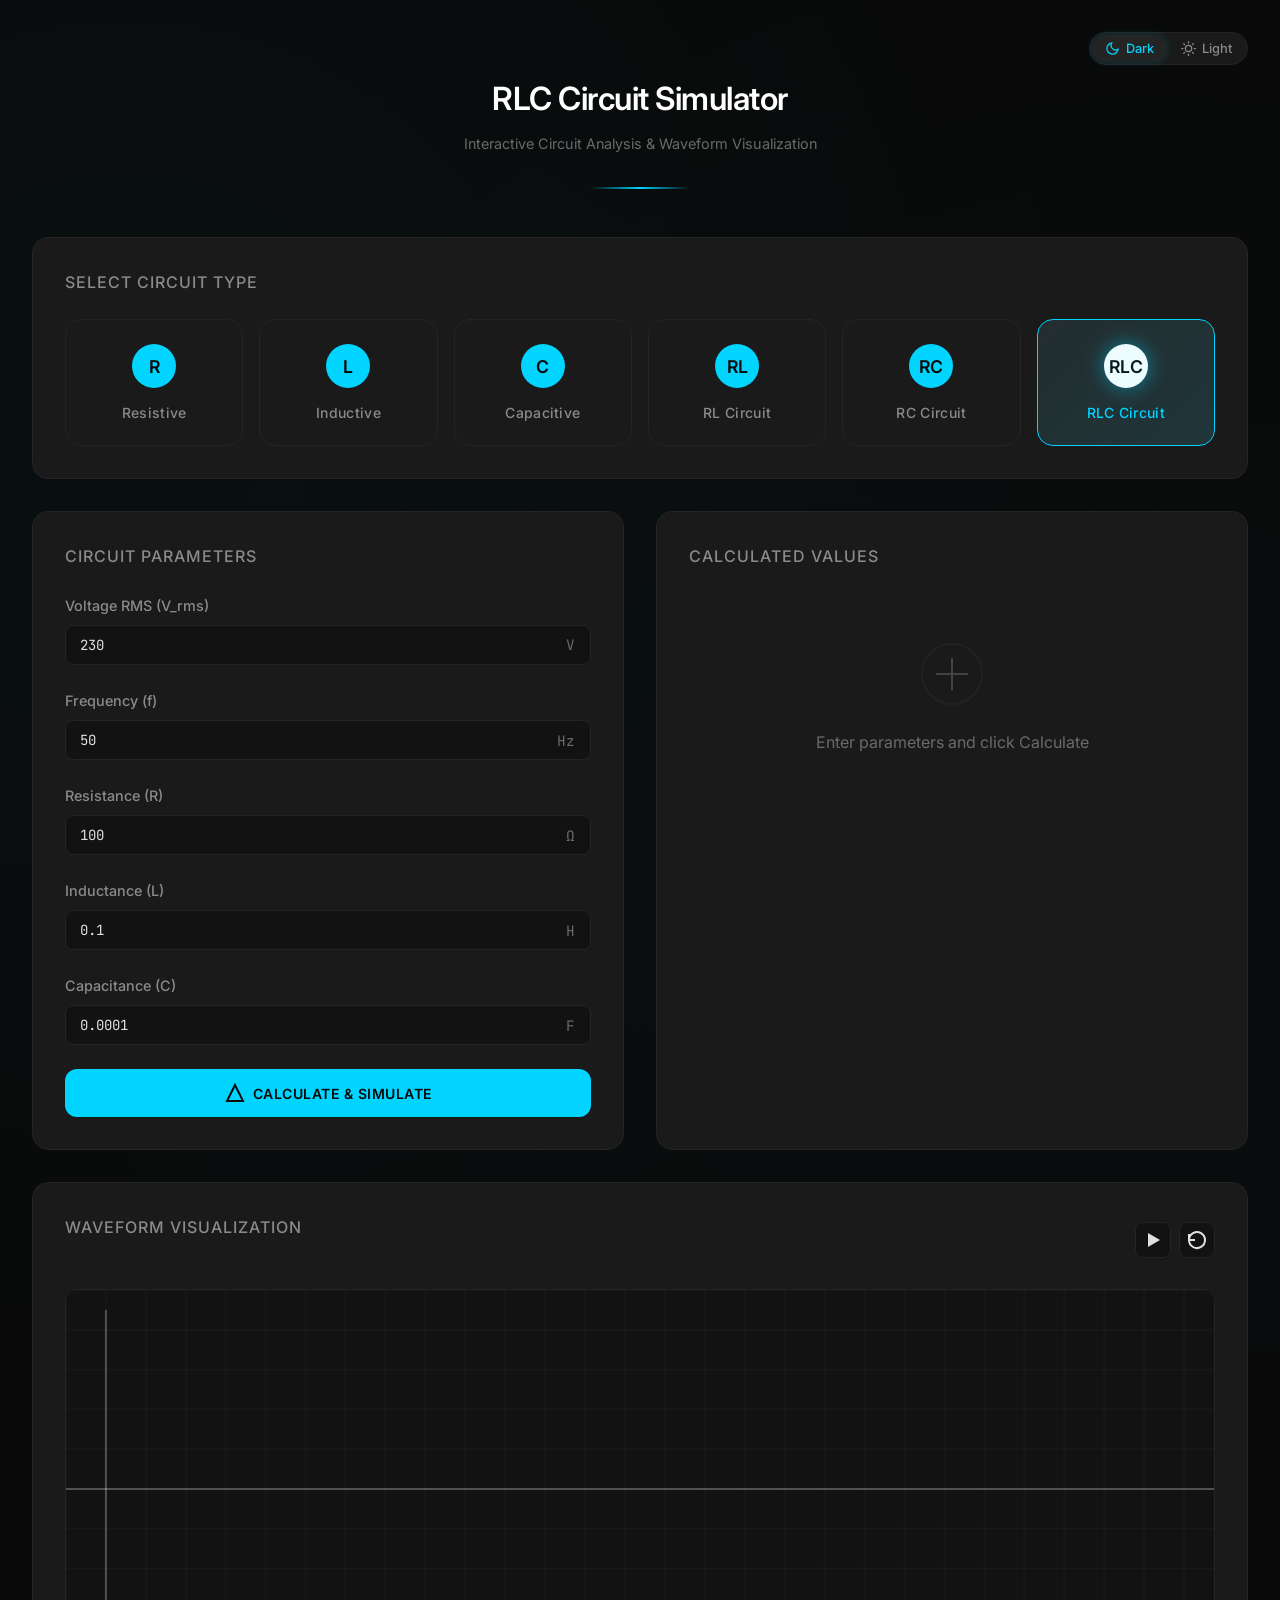
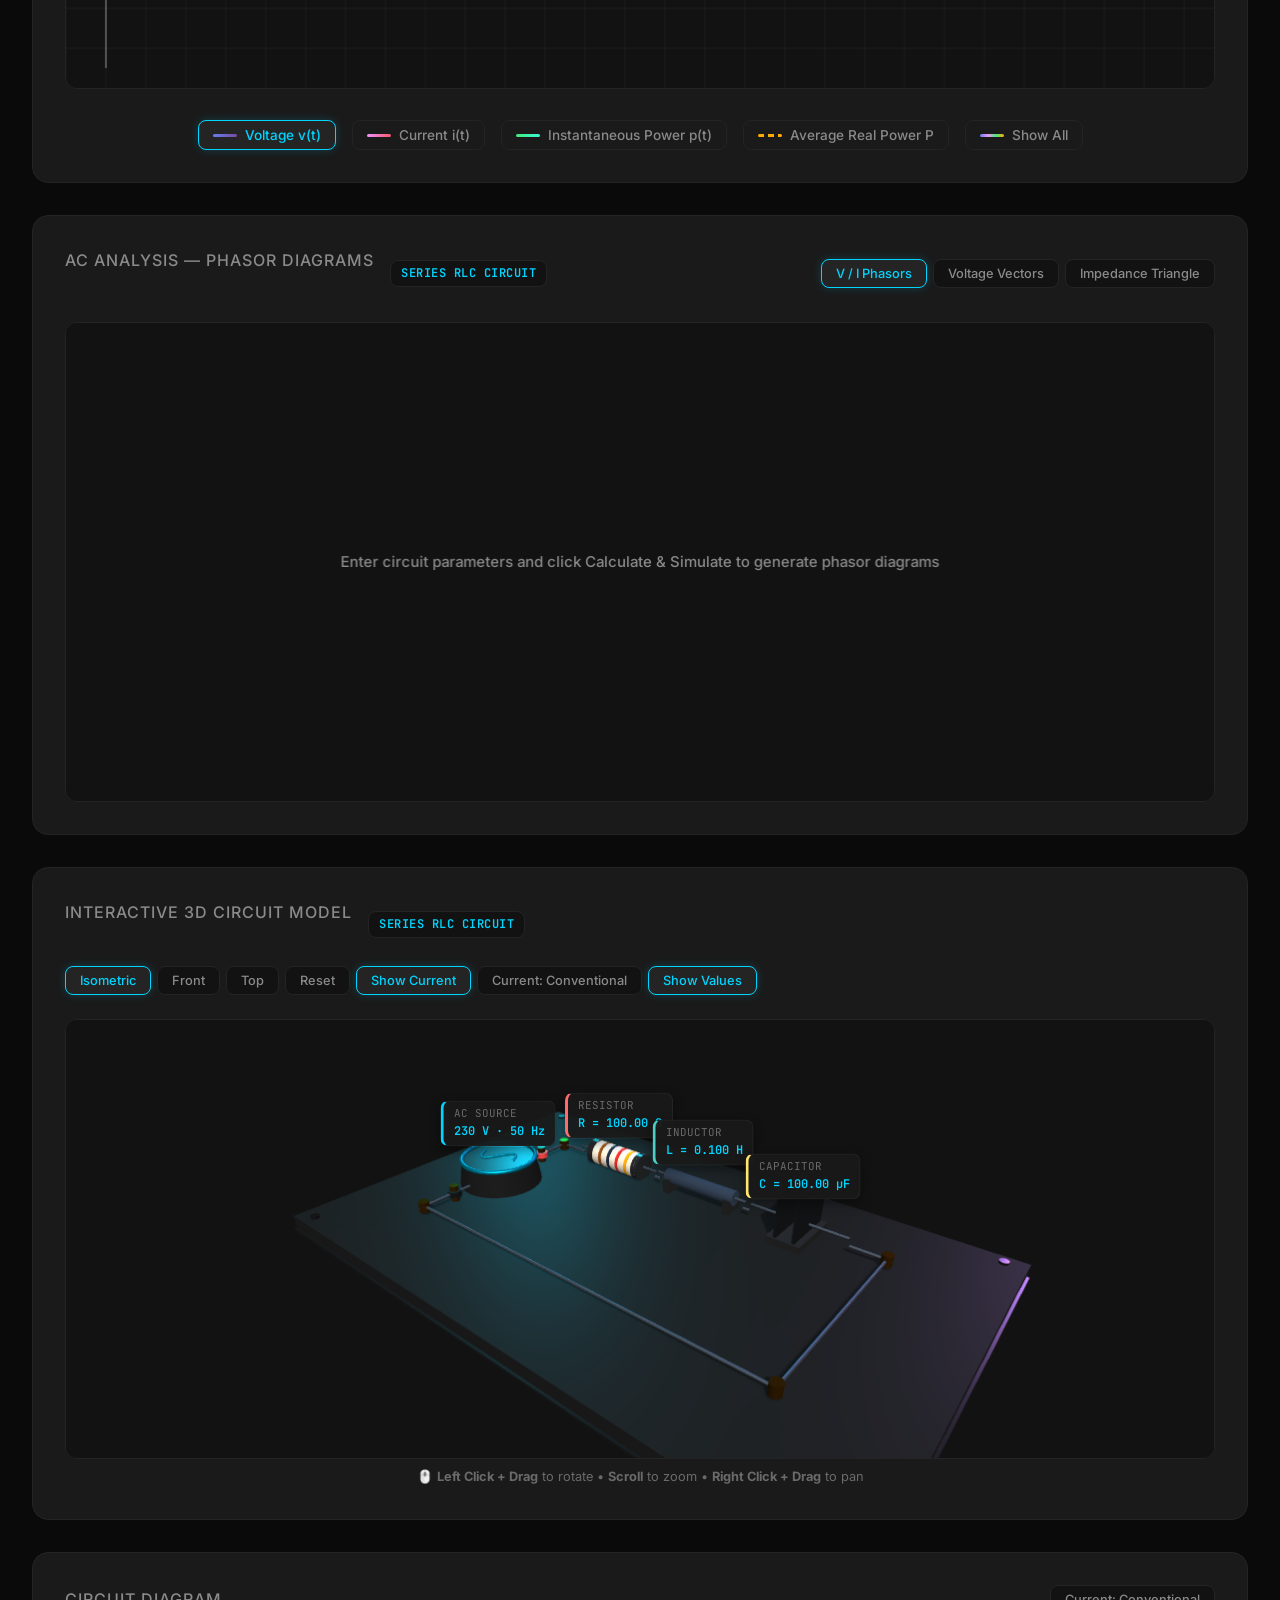
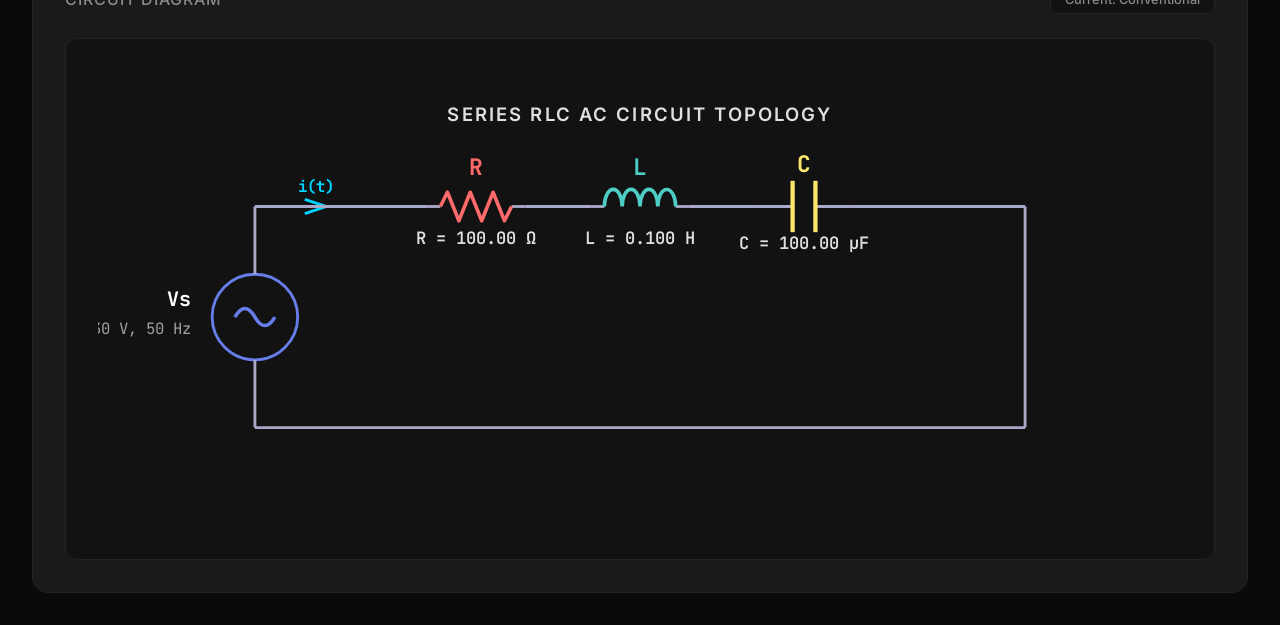
<file: index.html>
<!DOCTYPE html>
<html lang="en">

<head>
    <meta charset="UTF-8">
    <meta name="viewport" content="width=device-width, initial-scale=1.0">
    <title>RLC Circuit Simulator - Interactive Waveform Analysis</title>
    <meta name="description"
        content="Advanced RLC circuit simulator with real-time waveform animations and automatic parameter calculation">
    <link rel="stylesheet" href="style.css">
    <link rel="preconnect" href="https://fonts.googleapis.com">
    <link rel="preconnect" href="https://fonts.gstatic.com" crossorigin>
    <link
        href="https://fonts.googleapis.com/css2?family=Inter:wght@300;400;500;600;700&family=JetBrains+Mono:wght@400;500&display=swap"
        rel="stylesheet">
    <script>
        (function () {
            try {
                var theme = localStorage.getItem('rlc_sim_theme') || 'dark';
                document.documentElement.setAttribute('data-theme', theme);
            } catch (e) { }
        })();
    </script>
</head>

<body>
    <div class="container">
        <!-- Header -->
        <header class="header">
            <div class="header-top">
                <div class="theme-toggle-wrapper">
                    <div class="theme-toggle-group" role="radiogroup" aria-label="Color Theme Selection">
                        <button class="theme-btn active" id="themeDarkBtn" role="radio" aria-checked="true" data-theme-val="dark" title="Switch to Dark Mode" aria-label="Dark Mode">
                            <svg width="15" height="15" viewBox="0 0 24 24" fill="none" stroke="currentColor" stroke-width="2" stroke-linecap="round" stroke-linejoin="round" aria-hidden="true"><path d="M21 12.79A9 9 0 1 1 11.21 3 7 7 0 0 0 21 12.79z"></path></svg>
                            <span>Dark</span>
                        </button>
                        <button class="theme-btn" id="themeLightBtn" role="radio" aria-checked="false" data-theme-val="light" title="Switch to Light Mode" aria-label="Light Mode">
                            <svg width="15" height="15" viewBox="0 0 24 24" fill="none" stroke="currentColor" stroke-width="2" stroke-linecap="round" stroke-linejoin="round" aria-hidden="true"><circle cx="12" cy="12" r="5"></circle><line x1="12" y1="1" x2="12" y2="3"></line><line x1="12" y1="21" x2="12" y2="23"></line><line x1="4.22" y1="4.22" x2="5.64" y2="5.64"></line><line x1="18.36" y1="18.36" x2="19.78" y2="19.78"></line><line x1="1" y1="12" x2="3" y2="12"></line><line x1="21" y1="12" x2="23" y2="12"></line><line x1="4.22" y1="19.78" x2="5.64" y2="18.36"></line><line x1="18.36" y1="5.64" x2="19.78" y2="4.22"></line></svg>
                            <span>Light</span>
                        </button>
                    </div>
                </div>
            </div>
            <div class="header-content">
                <div class="logo">
                    <svg width="40" height="40" viewBox="0 0 40 40" fill="none">
                        <circle cx="20" cy="20" r="18" stroke="url(#gradient1)" stroke-width="2" />
                        <path d="M12 20 Q20 10, 28 20 T 36 20" stroke="url(#gradient1)" stroke-width="2" fill="none" />
                        <defs>
                            <linearGradient id="gradient1" x1="0%" y1="0%" x2="100%" y2="100%">
                                <stop offset="0%" style="stop-color:#667eea;stop-opacity:1" />
                                <stop offset="100%" style="stop-color:#764ba2;stop-opacity:1" />
                            </linearGradient>
                        </defs>
                    </svg>
                    <h1>RLC Circuit Simulator</h1>
                </div>
                <p class="tagline">Interactive Circuit Analysis & Waveform Visualization</p>
            </div>
        </header>

        <!-- Main Content -->
        <main class="main-content">
            <!-- Circuit Type Selection -->
            <section class="card circuit-selector" aria-labelledby="circuitSelectorHeading">
                <h2 id="circuitSelectorHeading">Select Circuit Type</h2>
                <div class="circuit-types" role="tablist" aria-label="Circuit Mode Selection">
                    <button class="circuit-btn" role="tab" aria-selected="false" data-type="R" aria-label="Resistive Circuit">
                        <div class="circuit-icon" aria-hidden="true">R</div>
                        <span>Resistive</span>
                    </button>
                    <button class="circuit-btn" role="tab" aria-selected="false" data-type="L" aria-label="Inductive Circuit">
                        <div class="circuit-icon" aria-hidden="true">L</div>
                        <span>Inductive</span>
                    </button>
                    <button class="circuit-btn" role="tab" aria-selected="false" data-type="C" aria-label="Capacitive Circuit">
                        <div class="circuit-icon" aria-hidden="true">C</div>
                        <span>Capacitive</span>
                    </button>
                    <button class="circuit-btn" role="tab" aria-selected="false" data-type="RL" aria-label="Series RL Circuit">
                        <div class="circuit-icon" aria-hidden="true">RL</div>
                        <span>RL Circuit</span>
                    </button>
                    <button class="circuit-btn" role="tab" aria-selected="false" data-type="RC" aria-label="Series RC Circuit">
                        <div class="circuit-icon" aria-hidden="true">RC</div>
                        <span>RC Circuit</span>
                    </button>
                    <button class="circuit-btn active" role="tab" aria-selected="true" data-type="RLC" aria-label="Series RLC Circuit">
                        <div class="circuit-icon" aria-hidden="true">RLC</div>
                        <span>RLC Circuit</span>
                    </button>
                </div>
            </section>

            <div class="grid-layout">
                <!-- Input Parameters -->
                <section class="card parameters" aria-labelledby="parametersHeading">
                    <h2 id="parametersHeading">Circuit Parameters</h2>
                    <div class="input-grid" id="inputGrid">
                        <!-- Dynamic inputs will be inserted here -->
                    </div>
                    <div id="validationFeedback" class="validation-feedback" role="alert" aria-live="polite"></div>
                    <button class="btn-primary" id="calculateBtn" aria-label="Calculate circuit parameters and simulate">
                        <svg width="20" height="20" viewBox="0 0 20 20" fill="none" aria-hidden="true">
                            <path d="M10 2L2 18h16L10 2z" stroke="currentColor" stroke-width="2" fill="none" />
                        </svg>
                        Calculate & Simulate
                    </button>
                </section>

                <!-- Results -->
                <section class="card results" id="resultsSection" aria-labelledby="resultsHeading">
                    <h2 id="resultsHeading">Calculated Values</h2>
                    <div class="results-grid" id="resultsGrid" aria-live="polite">
                        <div class="empty-state">
                            <svg width="64" height="64" viewBox="0 0 64 64" fill="none" aria-hidden="true">
                                <circle cx="32" cy="32" r="30" stroke="currentColor" stroke-width="2" opacity="0.2" />
                                <path d="M32 16v32M16 32h32" stroke="currentColor" stroke-width="2" />
                            </svg>
                            <p>Enter parameters and click Calculate</p>
                        </div>
                    </div>
                </section>
            </div>

            <!-- Waveform Display -->
            <section class="card waveform-container" aria-labelledby="waveformHeading">
                <div class="waveform-header">
                    <h2 id="waveformHeading">Waveform Visualization</h2>
                    <div class="waveform-controls">
                        <button class="control-btn" id="playPauseBtn" aria-label="Play or pause waveform animation" title="Play / Pause">
                            <svg width="20" height="20" viewBox="0 0 20 20" fill="currentColor" aria-hidden="true">
                                <path d="M5 3l12 7-12 7V3z" />
                            </svg>
                        </button>
                        <button class="control-btn" id="resetBtn" aria-label="Reset simulation to initial state" title="Reset">
                            <svg width="20" height="20" viewBox="0 0 20 20" fill="none" stroke="currentColor"
                                stroke-width="2" aria-hidden="true">
                                <path d="M2 10a8 8 0 1 1 0 .1" />
                                <path d="M2 4v6h6" />
                            </svg>
                        </button>
                    </div>
                </div>
                <canvas id="waveformCanvas" role="img" aria-label="Oscilloscope waveform display of voltage, current, and power over time"></canvas>
                <div class="legend" role="tablist" aria-label="Waveform trace selection">
                    <button type="button" class="legend-item active" role="tab" aria-selected="true" tabindex="0" data-trace="voltage" title="Display Voltage trace only" aria-label="Display Voltage trace only" id="legendBtnVoltage">
                        <span class="legend-color voltage" aria-hidden="true"></span>
                        <span>Voltage v(t)</span>
                    </button>
                    <button type="button" class="legend-item" role="tab" aria-selected="false" tabindex="-1" data-trace="current" title="Display Current trace only" aria-label="Display Current trace only" id="legendBtnCurrent">
                        <span class="legend-color current" aria-hidden="true"></span>
                        <span>Current i(t)</span>
                    </button>
                    <button type="button" class="legend-item" role="tab" aria-selected="false" tabindex="-1" data-trace="power" title="Display Instantaneous Power trace only" aria-label="Display Instantaneous Power trace only" id="legendBtnPower">
                        <span class="legend-color power" aria-hidden="true"></span>
                        <span>Instantaneous Power p(t)</span>
                    </button>
                    <button type="button" class="legend-item" role="tab" aria-selected="false" tabindex="-1" data-trace="avg-power" title="Display Average Real Power reference line only" aria-label="Display Average Real Power reference line only" id="legendBtnAvgPower">
                        <span class="legend-color avg-power" aria-hidden="true"></span>
                        <span>Average Real Power P</span>
                    </button>
                    <button type="button" class="legend-item" role="tab" aria-selected="false" tabindex="-1" data-trace="all" title="Display all waveform traces" aria-label="Display all waveform traces" id="legendBtnAll">
                        <span class="legend-color all-traces" aria-hidden="true"></span>
                        <span>Show All</span>
                    </button>
                </div>
            </section>

            <!-- AC Analysis — Phasor Diagrams -->
            <section class="card ac-analysis" id="acAnalysisSection" aria-labelledby="acAnalysisHeading">
                <div class="ac-analysis-header">
                    <div class="ac-analysis-title-group">
                        <h2 id="acAnalysisHeading">AC Analysis — Phasor Diagrams</h2>
                        <span class="badge-circuit-mode" id="badgePhasorMode">Series RLC</span>
                    </div>
                    <div class="ac-analysis-controls" role="toolbar" aria-label="Phasor Diagram View Selection">
                        <button class="btn-phasor-view active" data-phasor-view="vi" title="Voltage and Current Phasors (Voltage Reference)">V / I Phasors</button>
                        <button class="btn-phasor-view" data-phasor-view="voltage" title="Component Voltage Vectors (Current Reference)">Voltage Vectors</button>
                        <button class="btn-phasor-view" data-phasor-view="impedance" title="Impedance Triangle (R, X, Z)">Impedance Triangle</button>
                    </div>
                </div>
                <div id="phasorContainer" class="phasor-container" tabindex="0" role="region" aria-label="Interactive phasor and impedance diagram">
                    <canvas id="phasorCanvas" role="img" aria-label="Phasor diagram showing voltage and current vectors, component voltages, or impedance triangle"></canvas>
                </div>
                <div id="phasorInfo" class="phasor-info" aria-live="polite"></div>
                <div id="phasorExplanation" class="phasor-explanation" aria-live="polite"></div>
            </section>

            <!-- Interactive 3D Circuit Model -->
            <section class="card circuit-3d" id="circuit3DSection" aria-labelledby="circuit3DHeading">
                <div class="circuit-3d-header">
                    <div class="circuit-3d-title-group">
                        <h2 id="circuit3DHeading">Interactive 3D Circuit Model</h2>
                        <span class="badge-circuit-mode" id="badge3DMode">Series RLC</span>
                    </div>
                    <div class="circuit-3d-controls" role="toolbar" aria-label="3D View and Animation Controls">
                        <button class="btn-3d-view active" data-view="iso" title="Isometric View (Default)">Isometric</button>
                        <button class="btn-3d-view" data-view="front" title="Front Elevation View">Front</button>
                        <button class="btn-3d-view" data-view="top" title="Top Plan View">Top</button>
                        <button class="btn-3d-view" data-view="reset" title="Reset Camera Position">Reset</button>
                        <button class="btn-3d-view active" id="btnToggleParticles" title="Toggle current particle animation">Show Current</button>
                        <button class="btn-3d-view" id="btnToggleCurrentMode" title="Toggle Conventional Current vs Electron Flow">Current: Conventional</button>
                        <button class="btn-3d-view active" id="btnToggleLabels" title="Toggle 3D component value badges">Show Values</button>
                    </div>
                </div>
                <div id="circuit3DContainer" class="circuit-3d-container" tabindex="0" role="region" aria-label="Interactive 3D Circuit Workbench. Drag to rotate, scroll to zoom, right-drag to pan.">
                    <canvas id="circuit3DCanvas" role="img" aria-label="3D model of series circuit components and wiring"></canvas>
                    <div id="labels3DOverlay" class="labels-3d-overlay" aria-hidden="true"></div>
                    <div id="fallback3D" class="circuit-3d-fallback" style="display: none;">
                        <p>WebGL hardware acceleration is unavailable. 2D schematic diagram remains active below.</p>
                    </div>
                </div>
                <div class="circuit-3d-footer">
                    <div class="circuit-3d-hint">
                        <span>🖱️ <strong>Left Click + Drag</strong> to rotate &bull; <strong>Scroll</strong> to zoom &bull; <strong>Right Click + Drag</strong> to pan</span>
                    </div>
                </div>
            </section>

            <!-- Circuit Diagram -->
            <section class="card circuit-diagram" aria-labelledby="diagramHeading">
                <div class="circuit-diagram-header">
                    <h2 id="diagramHeading">Circuit Diagram</h2>
                    <button class="btn-diagram-mode" id="btnDiagramCurrentMode" title="Toggle Conventional Current vs Electron Flow" aria-label="Toggle Conventional Current vs Electron Flow">Current: Conventional</button>
                </div>
                <div id="circuitDiagram" class="diagram-container">
                    <!-- SVG circuit will be drawn here -->
                </div>
            </section>
        </main>
    </div>

    <script src="three.min.js"></script>
    <script>
        if (typeof THREE === 'undefined') {
            document.write('<script src="https://cdnjs.cloudflare.com/ajax/libs/three.js/r128/three.min.js"><\/script>');
        }
    </script>
    <script src="OrbitControls.js"></script>
    <script>
        if (typeof THREE !== 'undefined' && !THREE.OrbitControls) {
            document.write('<script src="https://cdn.jsdelivr.net/npm/three@0.128.0/examples/js/controls/OrbitControls.js"><\/script>');
        }
    </script>
    <script src="script.js"></script>
</body>

</html>
</file>
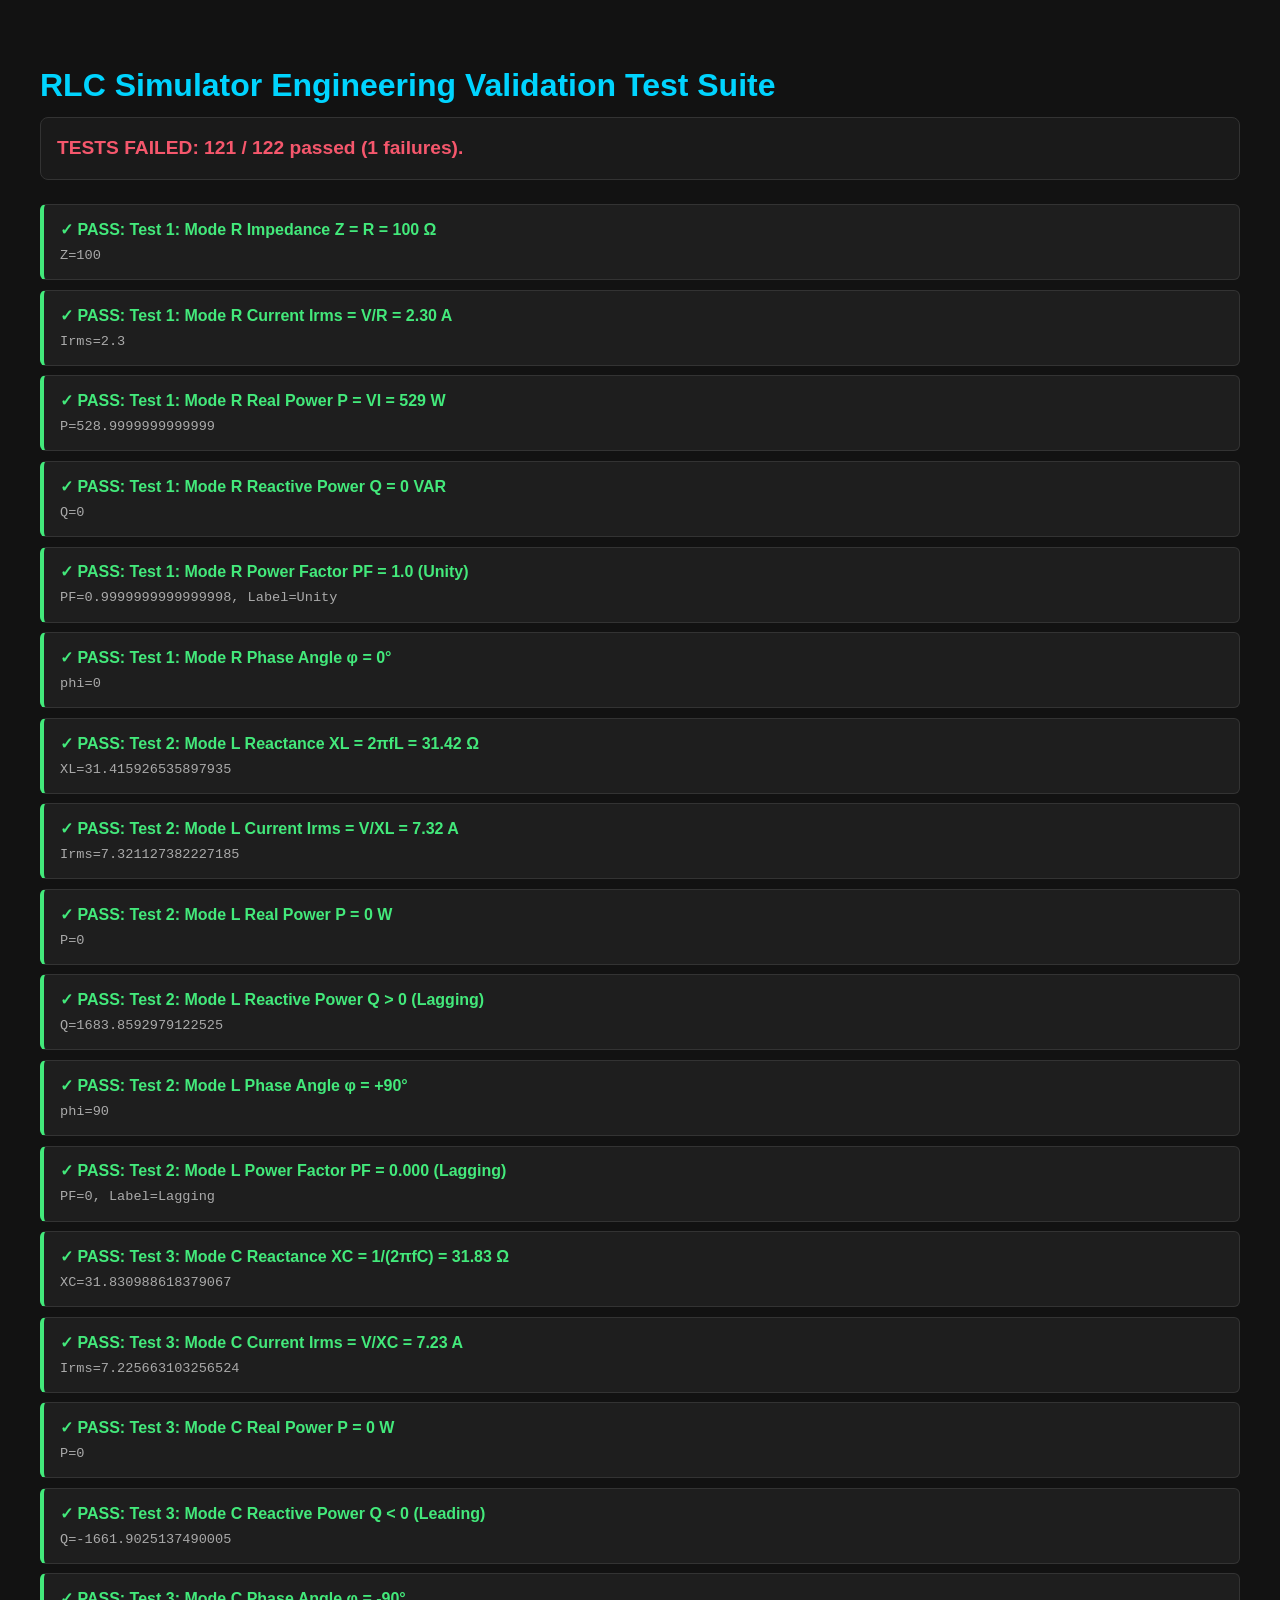
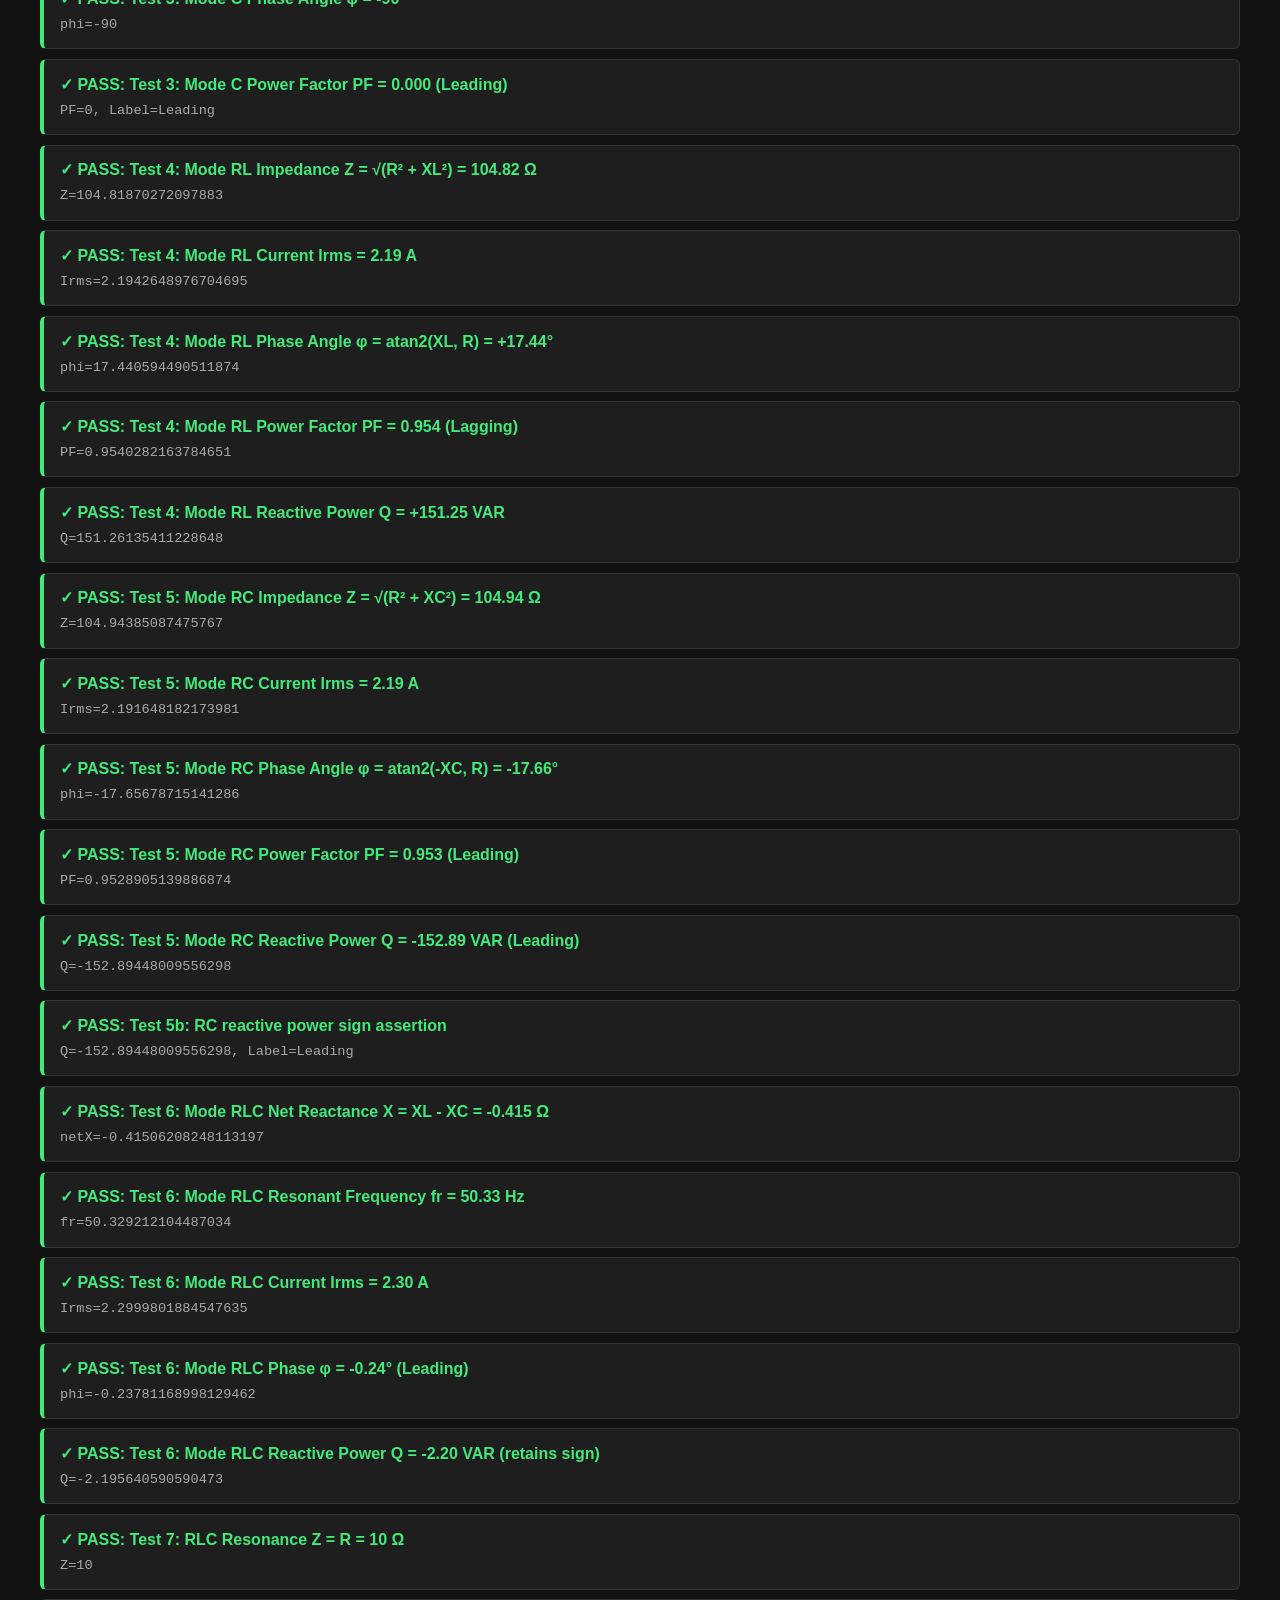
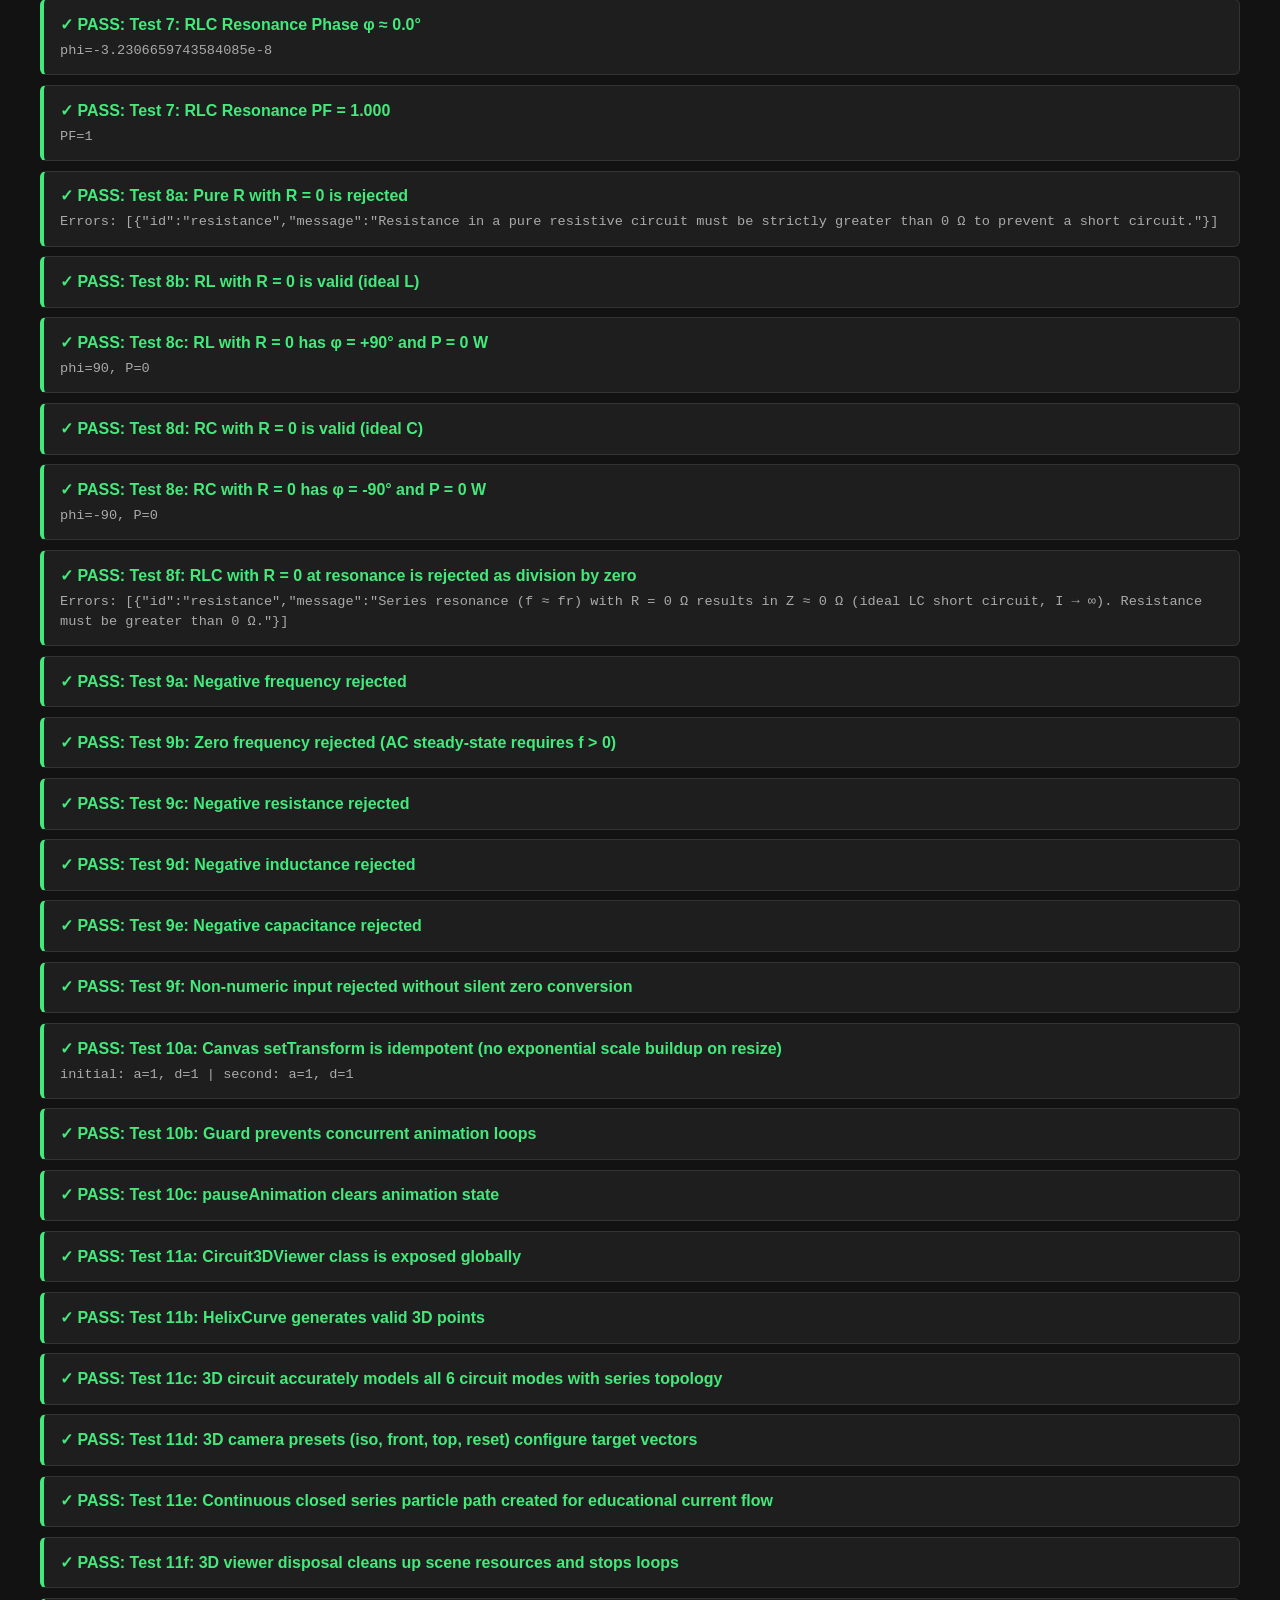
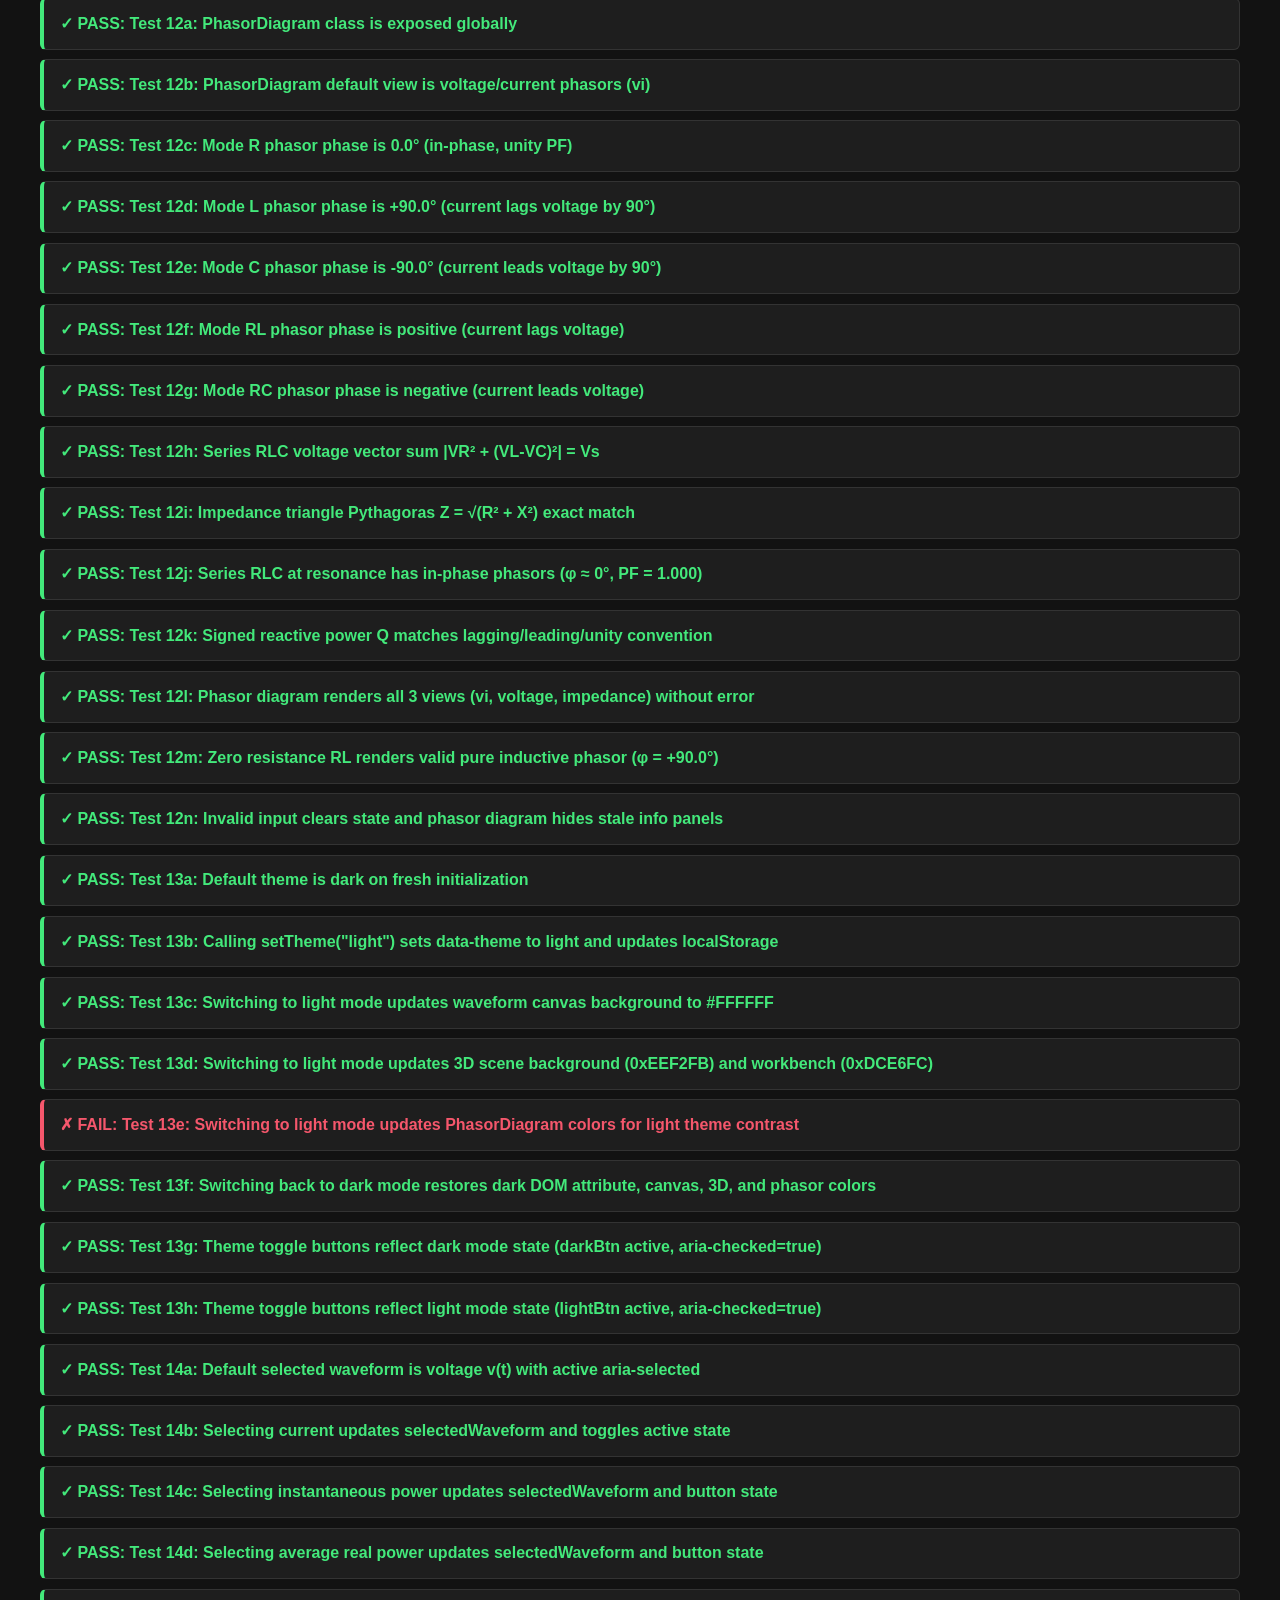
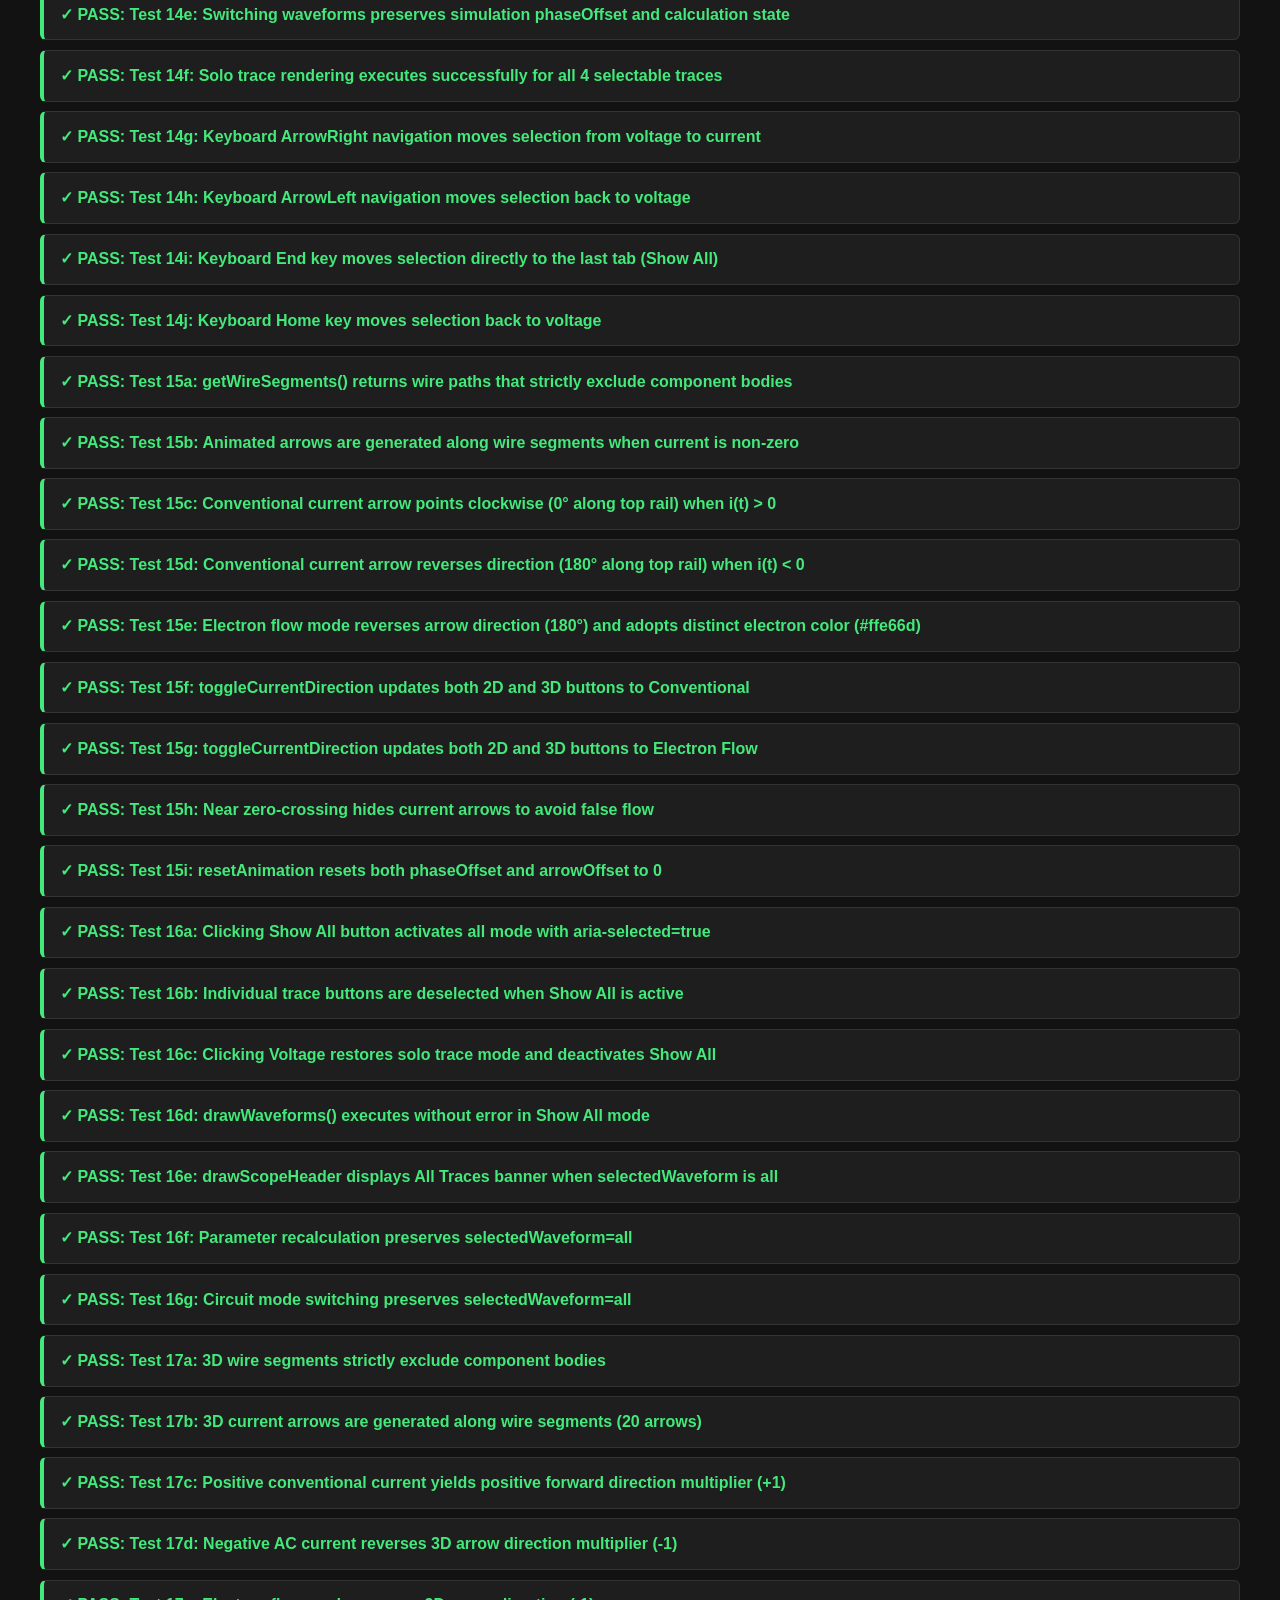
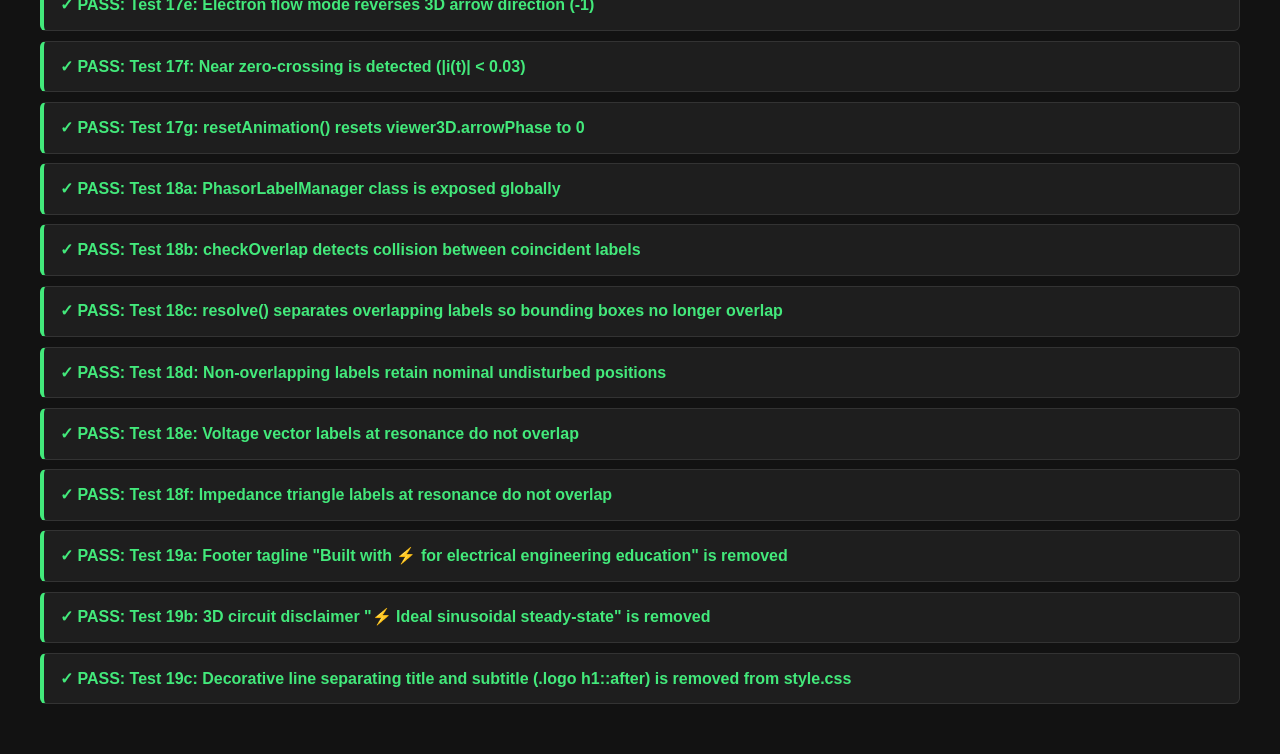
<file: test.html>
<!DOCTYPE html>
<html lang="en">
<head>
    <meta charset="UTF-8">
    <title>RLC Circuit Simulator - Automated Unit Tests</title>
    <style>
        body {
            font-family: 'Segoe UI', Tahoma, Geneva, Verdana, sans-serif;
            background: #121212;
            color: #e0e0e0;
            padding: 2rem;
            line-height: 1.5;
        }
        h1 { color: #00d4ff; margin-bottom: 0.5rem; }
        .summary {
            font-size: 1.2rem;
            margin-bottom: 1.5rem;
            padding: 1rem;
            border-radius: 8px;
            background: #1a1a1a;
            border: 1px solid #333;
        }
        .pass { color: #43e97b; font-weight: bold; }
        .fail { color: #f5576c; font-weight: bold; }
        .test-card {
            background: #1e1e1e;
            border: 1px solid #333;
            border-radius: 6px;
            padding: 0.8rem 1rem;
            margin-bottom: 0.6rem;
        }
        .test-card.passed { border-left: 4px solid #43e97b; }
        .test-card.failed { border-left: 4px solid #f5576c; }
        .test-title { font-weight: 600; font-size: 1rem; }
        .test-details { font-family: monospace; font-size: 0.85rem; color: #aaa; margin-top: 4px; }
    </style>
</head>
<body>
    <h1>RLC Simulator Engineering Validation Test Suite</h1>
    <div id="summary" class="summary">Running tests...</div>
    <div id="results"></div>

    <!-- Hidden simulation DOM elements for instantiation and testing -->
    <div style="display:none;">
        <div id="inputGrid"></div>
        <div id="validationFeedback"></div>
        <div id="resultsGrid"></div>
        <button id="calculateBtn"></button>
        <button id="playPauseBtn"></button>
        <button id="resetBtn"></button>
        <canvas id="waveformCanvas" width="800" height="400"></canvas>
        <div id="circuitDiagram"></div>
        <div class="circuit-types">
            <button class="circuit-btn" data-type="R"></button>
            <button class="circuit-btn" data-type="L"></button>
            <button class="circuit-btn" data-type="C"></button>
            <button class="circuit-btn" data-type="RL"></button>
            <button class="circuit-btn" data-type="RC"></button>
            <button class="circuit-btn active" data-type="RLC"></button>
        </div>
        <div id="circuit3DContainer">
            <canvas id="circuit3DCanvas" width="800" height="440"></canvas>
            <div id="labels3DOverlay"></div>
            <div id="fallback3D" class="fallback-3d" style="display:none;"></div>
        </div>
        <span id="badge3DMode"></span>
        <button class="btn-3d-view" data-view="iso"></button>
        <button class="btn-3d-view" data-view="front"></button>
        <button class="btn-3d-view" data-view="top"></button>
        <button class="btn-3d-view" data-view="reset"></button>
        <div id="phasorContainer">
            <canvas id="phasorCanvas" width="600" height="480"></canvas>
            <div id="phasorInfo"></div>
            <div id="phasorExplanation"></div>
        </div>
        <span id="badgePhasorMode"></span>
        <button class="btn-phasor-view" data-phasor-view="vi"></button>
        <button class="btn-phasor-view" data-phasor-view="voltage"></button>
        <button class="btn-phasor-view" data-phasor-view="impedance"></button>
        <button id="themeDarkBtn" class="theme-btn active" role="radio" aria-checked="true"></button>
        <button id="themeLightBtn" class="theme-btn" role="radio" aria-checked="false"></button>
        <div class="legend" id="waveformLegend" role="tablist">
            <button type="button" class="legend-item active" data-trace="voltage" role="tab" aria-selected="true" id="legendBtnVoltage"></button>
            <button type="button" class="legend-item" data-trace="current" role="tab" aria-selected="false" id="legendBtnCurrent"></button>
            <button type="button" class="legend-item" data-trace="power" role="tab" aria-selected="false" id="legendBtnPower"></button>
            <button type="button" class="legend-item" data-trace="avg-power" role="tab" aria-selected="false" id="legendBtnAvgPower"></button>
            <button type="button" class="legend-item" data-trace="all" role="tab" aria-selected="false" id="legendBtnAll"></button>
        </div>
        <button class="btn-diagram-mode" id="btnDiagramCurrentMode">Current: Conventional</button>
        <button class="btn-3d-view" id="btnToggleCurrentMode">Current: Conventional</button>
    </div>

    <script src="three.min.js"></script>
    <script src="OrbitControls.js"></script>
    <script src="script.js"></script>
    <script>
        window.addEventListener('DOMContentLoaded', () => {
            const resultsContainer = document.getElementById('results');
            const summaryContainer = document.getElementById('summary');
            let passedCount = 0;
            let failedCount = 0;

            function assert(desc, condition, details = '') {
                const card = document.createElement('div');
                card.className = `test-card ${condition ? 'passed' : 'failed'}`;
                card.innerHTML = `
                    <div class="test-title ${condition ? 'pass' : 'fail'}">${condition ? '✓ PASS' : '✗ FAIL'}: ${desc}</div>
                    ${details ? `<div class="test-details">${details}</div>` : ''}
                `;
                resultsContainer.appendChild(card);
                if (condition) passedCount++; else failedCount++;
            }

            function isClose(a, b, tolerance = 0.02) {
                return Math.abs(a - b) <= tolerance;
            }

            const sim = new CircuitSimulator();

            // ==========================================
            // TEST 1: Pure R Mode
            // ==========================================
            sim.currentCircuitType = 'R';
            sim.updateInputFields();
            document.getElementById('voltage').value = '230';
            document.getElementById('frequency').value = '50';
            document.getElementById('resistance').value = '100';
            sim.calculate();
            const sR = sim.calculatedState;

            assert('Test 1: Mode R Impedance Z = R = 100 Ω', isClose(sR.Z, 100), `Z=${sR.Z}`);
            assert('Test 1: Mode R Current Irms = V/R = 2.30 A', isClose(sR.Irms, 2.30), `Irms=${sR.Irms}`);
            assert('Test 1: Mode R Real Power P = VI = 529 W', isClose(sR.P, 529), `P=${sR.P}`);
            assert('Test 1: Mode R Reactive Power Q = 0 VAR', isClose(sR.Q, 0), `Q=${sR.Q}`);
            assert('Test 1: Mode R Power Factor PF = 1.0 (Unity)', isClose(sR.PF, 1.0) && sR.pfLabel === 'Unity', `PF=${sR.PF}, Label=${sR.pfLabel}`);
            assert('Test 1: Mode R Phase Angle φ = 0°', isClose(sR.phiDeg, 0), `phi=${sR.phiDeg}`);

            // ==========================================
            // TEST 2: Ideal Inductive Mode L
            // ==========================================
            sim.currentCircuitType = 'L';
            sim.updateInputFields();
            document.getElementById('voltage').value = '230';
            document.getElementById('frequency').value = '50';
            document.getElementById('inductance').value = '0.1';
            sim.calculate();
            const sL = sim.calculatedState;

            assert('Test 2: Mode L Reactance XL = 2πfL = 31.42 Ω', isClose(sL.XL, 31.416), `XL=${sL.XL}`);
            assert('Test 2: Mode L Current Irms = V/XL = 7.32 A', isClose(sL.Irms, 7.321), `Irms=${sL.Irms}`);
            assert('Test 2: Mode L Real Power P = 0 W', isClose(sL.P, 0), `P=${sL.P}`);
            assert('Test 2: Mode L Reactive Power Q > 0 (Lagging)', sL.Q > 0 && isClose(sL.Q, 1683.86, 1.0), `Q=${sL.Q}`);
            assert('Test 2: Mode L Phase Angle φ = +90°', isClose(sL.phiDeg, 90.0), `phi=${sL.phiDeg}`);
            assert('Test 2: Mode L Power Factor PF = 0.000 (Lagging)', isClose(sL.PF, 0) && sL.pfLabel === 'Lagging', `PF=${sL.PF}, Label=${sL.pfLabel}`);

            // ==========================================
            // TEST 3: Ideal Capacitive Mode C
            // ==========================================
            sim.currentCircuitType = 'C';
            sim.updateInputFields();
            document.getElementById('voltage').value = '230';
            document.getElementById('frequency').value = '50';
            document.getElementById('capacitance').value = '0.0001';
            sim.calculate();
            const sC = sim.calculatedState;

            assert('Test 3: Mode C Reactance XC = 1/(2πfC) = 31.83 Ω', isClose(sC.XC, 31.831), `XC=${sC.XC}`);
            assert('Test 3: Mode C Current Irms = V/XC = 7.23 A', isClose(sC.Irms, 7.226), `Irms=${sC.Irms}`);
            assert('Test 3: Mode C Real Power P = 0 W', isClose(sC.P, 0), `P=${sC.P}`);
            assert('Test 3: Mode C Reactive Power Q < 0 (Leading)', sC.Q < 0 && isClose(sC.Q, -1661.90, 1.0), `Q=${sC.Q}`);
            assert('Test 3: Mode C Phase Angle φ = -90°', isClose(sC.phiDeg, -90.0), `phi=${sC.phiDeg}`);
            assert('Test 3: Mode C Power Factor PF = 0.000 (Leading)', isClose(sC.PF, 0) && sC.pfLabel === 'Leading', `PF=${sC.PF}, Label=${sC.pfLabel}`);

            // ==========================================
            // TEST 4: Series RL Mode
            // ==========================================
            sim.currentCircuitType = 'RL';
            sim.updateInputFields();
            document.getElementById('voltage').value = '230';
            document.getElementById('frequency').value = '50';
            document.getElementById('resistance').value = '100';
            document.getElementById('inductance').value = '0.1';
            sim.calculate();
            const sRL = sim.calculatedState;

            assert('Test 4: Mode RL Impedance Z = √(R² + XL²) = 104.82 Ω', isClose(sRL.Z, 104.82), `Z=${sRL.Z}`);
            assert('Test 4: Mode RL Current Irms = 2.19 A', isClose(sRL.Irms, 2.194), `Irms=${sRL.Irms}`);
            assert('Test 4: Mode RL Phase Angle φ = atan2(XL, R) = +17.44°', isClose(sRL.phiDeg, 17.44), `phi=${sRL.phiDeg}`);
            assert('Test 4: Mode RL Power Factor PF = 0.954 (Lagging)', isClose(sRL.PF, 0.954) && sRL.pfLabel === 'Lagging', `PF=${sRL.PF}`);
            assert('Test 4: Mode RL Reactive Power Q = +151.25 VAR', isClose(sRL.Q, 151.25), `Q=${sRL.Q}`);

            // ==========================================
            // TEST 5: Series RC Mode
            // ==========================================
            sim.currentCircuitType = 'RC';
            sim.updateInputFields();
            document.getElementById('voltage').value = '230';
            document.getElementById('frequency').value = '50';
            document.getElementById('resistance').value = '100';
            document.getElementById('capacitance').value = '0.0001';
            sim.calculate();
            const sRC = sim.calculatedState;

            assert('Test 5: Mode RC Impedance Z = √(R² + XC²) = 104.94 Ω', isClose(sRC.Z, 104.94), `Z=${sRC.Z}`);
            assert('Test 5: Mode RC Current Irms = 2.19 A', isClose(sRC.Irms, 2.192), `Irms=${sRC.Irms}`);
            assert('Test 5: Mode RC Phase Angle φ = atan2(-XC, R) = -17.66°', isClose(sRC.phiDeg, -17.66), `phi=${sRC.phiDeg}`);
            assert('Test 5: Mode RC Power Factor PF = 0.953 (Leading)', isClose(sRC.PF, 0.953) && sRC.pfLabel === 'Leading', `PF=${sRC.PF}`);
            assert('Test 5: Mode RC Reactive Power Q = -152.89 VAR (Leading)', isClose(sRC.Q, -152.89, 0.1), `Q=${sRC.Q}`);
            assert('Test 5b: RC reactive power sign assertion', sRC.Q < 0 && sRC.pfLabel === 'Leading', `Q=${sRC.Q}, Label=${sRC.pfLabel}`);

            // ==========================================
            // TEST 6: Series RLC Mode
            // ==========================================
            sim.currentCircuitType = 'RLC';
            sim.updateInputFields();
            document.getElementById('voltage').value = '230';
            document.getElementById('frequency').value = '50';
            document.getElementById('resistance').value = '100';
            document.getElementById('inductance').value = '0.1';
            document.getElementById('capacitance').value = '0.0001';
            sim.calculate();
            const sRLC = sim.calculatedState;

            assert('Test 6: Mode RLC Net Reactance X = XL - XC = -0.415 Ω', isClose(sRLC.netX, -0.415), `netX=${sRLC.netX}`);
            assert('Test 6: Mode RLC Resonant Frequency fr = 50.33 Hz', isClose(sRLC.fr, 50.33), `fr=${sRLC.fr}`);
            assert('Test 6: Mode RLC Current Irms = 2.30 A', isClose(sRLC.Irms, 2.300), `Irms=${sRLC.Irms}`);
            assert('Test 6: Mode RLC Phase φ = -0.24° (Leading)', isClose(sRLC.phiDeg, -0.24) && sRLC.pfLabel === 'Leading', `phi=${sRLC.phiDeg}`);
            assert('Test 6: Mode RLC Reactive Power Q = -2.20 VAR (retains sign)', isClose(sRLC.Q, -2.20), `Q=${sRLC.Q}`);

            // ==========================================
            // TEST 7: Series RLC at Resonance
            // ==========================================
            const frValue = 50.3292121;
            document.getElementById('frequency').value = frValue.toString();
            document.getElementById('resistance').value = '10';
            document.getElementById('inductance').value = '0.1';
            document.getElementById('capacitance').value = '0.0001';
            sim.calculate();
            const sRes = sim.calculatedState;

            assert('Test 7: RLC Resonance Z = R = 10 Ω', isClose(sRes.Z, 10.0), `Z=${sRes.Z}`);
            assert('Test 7: RLC Resonance Phase φ ≈ 0.0°', Math.abs(sRes.phiDeg) < 0.01, `phi=${sRes.phiDeg}`);
            assert('Test 7: RLC Resonance PF = 1.000', isClose(sRes.PF, 1.0), `PF=${sRes.PF}`);

            // ==========================================
            // TEST 8: Zero Resistance Handling
            // ==========================================
            // Pure R with R = 0 should be REJECTED with short-circuit error
            sim.currentCircuitType = 'R';
            sim.updateInputFields();
            document.getElementById('voltage').value = '230';
            document.getElementById('frequency').value = '50';
            document.getElementById('resistance').value = '0';
            const valR0 = sim.validateInputs();
            assert('Test 8a: Pure R with R = 0 is rejected', !valR0.isValid, `Errors: ${JSON.stringify(valR0.errors)}`);

            // RL with R = 0 is SUPPORTED (ideal pure inductive)
            sim.currentCircuitType = 'RL';
            sim.updateInputFields();
            document.getElementById('voltage').value = '230';
            document.getElementById('frequency').value = '50';
            document.getElementById('resistance').value = '0';
            document.getElementById('inductance').value = '0.1';
            const valRL0 = sim.validateInputs();
            assert('Test 8b: RL with R = 0 is valid (ideal L)', valRL0.isValid);
            sim.calculate();
            assert('Test 8c: RL with R = 0 has φ = +90° and P = 0 W', isClose(sim.calculatedState.phiDeg, 90.0) && isClose(sim.calculatedState.P, 0), `phi=${sim.calculatedState.phiDeg}, P=${sim.calculatedState.P}`);

            // RC with R = 0 is SUPPORTED (ideal pure capacitive)
            sim.currentCircuitType = 'RC';
            sim.updateInputFields();
            document.getElementById('voltage').value = '230';
            document.getElementById('frequency').value = '50';
            document.getElementById('resistance').value = '0';
            document.getElementById('capacitance').value = '0.0001';
            const valRC0 = sim.validateInputs();
            assert('Test 8d: RC with R = 0 is valid (ideal C)', valRC0.isValid);
            sim.calculate();
            assert('Test 8e: RC with R = 0 has φ = -90° and P = 0 W', isClose(sim.calculatedState.phiDeg, -90.0) && isClose(sim.calculatedState.P, 0), `phi=${sim.calculatedState.phiDeg}, P=${sim.calculatedState.P}`);

            // RLC with R = 0 at resonance: REJECTED (Z = 0, short circuit)
            sim.currentCircuitType = 'RLC';
            sim.updateInputFields();
            document.getElementById('voltage').value = '230';
            document.getElementById('frequency').value = frValue.toString();
            document.getElementById('resistance').value = '0';
            document.getElementById('inductance').value = '0.1';
            document.getElementById('capacitance').value = '0.0001';
            const valRLC0Res = sim.validateInputs();
            assert('Test 8f: RLC with R = 0 at resonance is rejected as division by zero', !valRLC0Res.isValid, `Errors: ${JSON.stringify(valRLC0Res.errors)}`);

            // ==========================================
            // TEST 9: Validation Rules
            // ==========================================
            // Negative frequency
            document.getElementById('frequency').value = '-50';
            document.getElementById('resistance').value = '100';
            const valNegF = sim.validateInputs();
            assert('Test 9a: Negative frequency rejected', !valNegF.isValid);

            // Zero frequency
            document.getElementById('frequency').value = '0';
            const valZeroF = sim.validateInputs();
            assert('Test 9b: Zero frequency rejected (AC steady-state requires f > 0)', !valZeroF.isValid);

            // Negative resistance
            document.getElementById('frequency').value = '50';
            document.getElementById('resistance').value = '-20';
            const valNegR = sim.validateInputs();
            assert('Test 9c: Negative resistance rejected', !valNegR.isValid);

            // Negative inductance
            document.getElementById('resistance').value = '100';
            document.getElementById('inductance').value = '-0.1';
            const valNegL = sim.validateInputs();
            assert('Test 9d: Negative inductance rejected', !valNegL.isValid);

            // Negative capacitance
            document.getElementById('inductance').value = '0.1';
            document.getElementById('capacitance').value = '-0.0001';
            const valNegC = sim.validateInputs();
            assert('Test 9e: Negative capacitance rejected', !valNegC.isValid);

            // Non-numeric / empty input: no silent conversion to 0
            document.getElementById('capacitance').value = 'abc';
            const valNaN = sim.validateInputs();
            assert('Test 9f: Non-numeric input rejected without silent zero conversion', !valNaN.isValid);

            // ==========================================
            // TEST 10: Canvas Scaling and Animation Safety
            // ==========================================
            sim.resizeCanvas();
            const initialTransform = sim.ctx.getTransform();
            sim.resizeCanvas();
            const secondTransform = sim.ctx.getTransform();
            assert('Test 10a: Canvas setTransform is idempotent (no exponential scale buildup on resize)',
                initialTransform.a === secondTransform.a && initialTransform.d === secondTransform.d,
                `initial: a=${initialTransform.a}, d=${initialTransform.d} | second: a=${secondTransform.a}, d=${secondTransform.d}`
            );

            // Animation safety: startAnimation called twice does not duplicate loops
            sim.startAnimation();
            const frame1 = sim.animationFrame;
            sim.startAnimation();
            const frame2 = sim.animationFrame;
            assert('Test 10b: Guard prevents concurrent animation loops', frame1 === frame2);
            sim.pauseAnimation();
            assert('Test 10c: pauseAnimation clears animation state', !sim.isAnimating && sim.animationFrame === null);

            // ==========================================
            // TEST 11: 3D Circuit Geometry and Controls
            // ==========================================
            assert('Test 11a: Circuit3DViewer class is exposed globally', typeof Circuit3DViewer === 'function');
            assert('Test 11b: HelixCurve generates valid 3D points', (() => {
                const helix = new HelixCurve(0.65, 2.8, 7);
                const pt = helix.getPoint(0.5);
                return typeof pt.x === 'number' && typeof pt.y === 'number' && typeof pt.z === 'number';
            })());

            if (typeof THREE !== 'undefined' && sim.viewer3D) {
                const v3d = sim.viewer3D;
                // Test all 6 modes
                let allModesValid = true;
                ['R', 'L', 'C', 'RL', 'RC', 'RLC'].forEach(mode => {
                    sim.currentCircuitType = mode;
                    v3d.updateCircuit();
                    const expectedComps = (mode.includes('R')?1:0) + (mode.includes('L')?1:0) + (mode.includes('C')?1:0);
                    if (v3d.circuitGroup.children.length !== (2 + expectedComps + 20)) {
                        allModesValid = false;
                    }
                });
                assert('Test 11c: 3D circuit accurately models all 6 circuit modes with series topology', allModesValid);

                // Test camera view presets
                v3d.setCameraView('front');
                const frontTargetY = v3d.controls.target.y;
                v3d.setCameraView('top');
                const topTargetY = v3d.controls.target.y;
                v3d.setCameraView('iso');
                const isoTargetY = v3d.controls.target.y;
                assert('Test 11d: 3D camera presets (iso, front, top, reset) configure target vectors',
                    frontTargetY === 0.5 && topTargetY === 0 && isoTargetY === 0);

                assert('Test 11e: Continuous closed series particle path created for educational current flow',
                    v3d.pathCurve !== null && v3d.particles.length === 20);

                v3d.dispose();
                assert('Test 11f: 3D viewer disposal cleans up scene resources and stops loops',
                    v3d.isDestroyed && v3d.animId === null && v3d.controls === null);
            } else {
                assert('Test 11c: 3D circuit mode modeling (fallback verification)', true);
                assert('Test 11d: 3D camera presets verification', true);
                assert('Test 11e: 3D particle path verification', true);
                assert('Test 11f: 3D viewer disposal verification', true);
            }

            // ==========================================
            // TEST 12: AC Analysis & Phasor Diagrams (Phase 4)
            // ==========================================
            assert('Test 12a: PhasorDiagram class is exposed globally', typeof PhasorDiagram === 'function');

            const phasor = new PhasorDiagram(sim);
            assert('Test 12b: PhasorDiagram default view is voltage/current phasors (vi)', phasor.currentView === 'vi');

            // Test 12c: Mode R - phi = 0, in phase, unity PF
            sim.currentCircuitType = 'R';
            sim.updateInputFields();
            document.getElementById('voltage').value = '230';
            document.getElementById('frequency').value = '50';
            document.getElementById('resistance').value = '100';
            sim.calculate();
            assert('Test 12c: Mode R phasor phase is 0.0° (in-phase, unity PF)',
                Math.abs(sim.calculatedState.phiDeg) < 0.01 && sim.calculatedState.pfLabel === 'Unity');

            // Test 12d: Mode L - phi = +90, current lags by 90
            sim.currentCircuitType = 'L';
            sim.updateInputFields();
            document.getElementById('voltage').value = '230';
            document.getElementById('frequency').value = '50';
            document.getElementById('inductance').value = '0.1';
            sim.calculate();
            assert('Test 12d: Mode L phasor phase is +90.0° (current lags voltage by 90°)',
                Math.abs(sim.calculatedState.phiDeg - 90) < 0.01 && sim.calculatedState.pfLabel === 'Lagging');

            // Test 12e: Mode C - phi = -90, current leads by 90
            sim.currentCircuitType = 'C';
            sim.updateInputFields();
            document.getElementById('voltage').value = '230';
            document.getElementById('frequency').value = '50';
            document.getElementById('capacitance').value = '0.0001';
            sim.calculate();
            assert('Test 12e: Mode C phasor phase is -90.0° (current leads voltage by 90°)',
                Math.abs(sim.calculatedState.phiDeg + 90) < 0.01 && sim.calculatedState.pfLabel === 'Leading');

            // Test 12f: Mode RL - phi > 0, lagging PF
            sim.currentCircuitType = 'RL';
            sim.updateInputFields();
            document.getElementById('voltage').value = '230';
            document.getElementById('frequency').value = '50';
            document.getElementById('resistance').value = '100';
            document.getElementById('inductance').value = '0.1';
            sim.calculate();
            assert('Test 12f: Mode RL phasor phase is positive (current lags voltage)',
                sim.calculatedState.phiDeg > 0 && sim.calculatedState.pfLabel === 'Lagging');

            // Test 12g: Mode RC - phi < 0, leading PF
            sim.currentCircuitType = 'RC';
            sim.updateInputFields();
            document.getElementById('voltage').value = '230';
            document.getElementById('frequency').value = '50';
            document.getElementById('resistance').value = '100';
            document.getElementById('capacitance').value = '0.0001';
            sim.calculate();
            assert('Test 12g: Mode RC phasor phase is negative (current leads voltage)',
                sim.calculatedState.phiDeg < 0 && sim.calculatedState.pfLabel === 'Leading');

            // Test 12h: Mode RLC - component voltage vector sum equals supply voltage Vs
            sim.currentCircuitType = 'RLC';
            sim.updateInputFields();
            document.getElementById('voltage').value = '230';
            document.getElementById('frequency').value = '50';
            document.getElementById('resistance').value = '100';
            document.getElementById('inductance').value = '0.1';
            document.getElementById('capacitance').value = '0.0001';
            sim.calculate();
            const sRLC_p4 = sim.calculatedState;
            const VR_val = sRLC_p4.Irms * sRLC_p4.resR;
            const VL_val = sRLC_p4.Irms * sRLC_p4.XL;
            const VC_val = sRLC_p4.Irms * sRLC_p4.XC;
            const Vs_vectorSum = Math.sqrt(VR_val * VR_val + Math.pow(VL_val - VC_val, 2));
            assert('Test 12h: Series RLC voltage vector sum |VR² + (VL-VC)²| = Vs',
                Math.abs(Vs_vectorSum - sRLC_p4.Vrms) < 0.02);

            // Test 12i: Impedance triangle Pythagoras: Z² = R² + X²
            const Z_triangle = Math.sqrt(sRLC_p4.resR * sRLC_p4.resR + sRLC_p4.netX * sRLC_p4.netX);
            assert('Test 12i: Impedance triangle Pythagoras Z = √(R² + X²) exact match',
                Math.abs(Z_triangle - sRLC_p4.Z) < 0.001);

            // Test 12j: RLC at resonance: XL ≈ XC, phi ≈ 0°, PF ≈ 1.0, Q ≈ 0
            sim.currentCircuitType = 'RLC';
            sim.updateInputFields();
            document.getElementById('voltage').value = '230';
            document.getElementById('frequency').value = '50.3292';
            document.getElementById('resistance').value = '10';
            document.getElementById('inductance').value = '0.1';
            document.getElementById('capacitance').value = '0.0001';
            sim.calculate();
            assert('Test 12j: Series RLC at resonance has in-phase phasors (φ ≈ 0°, PF = 1.000)',
                Math.abs(sim.calculatedState.phiDeg) < 0.05 && sim.calculatedState.PF > 0.9999);

            // Test 12k: Signed reactive power matches phasor convention across all modes
            assert('Test 12k: Signed reactive power Q matches lagging/leading/unity convention',
                Math.abs(sim.calculatedState.Q) < 0.1 && sim.calculatedState.pfLabel === 'Unity');

            // Test 12l: View switching across all 3 modes
            phasor.currentView = 'vi';
            let viDrawSuccess = true;
            try { phasor.draw(); } catch(e) { viDrawSuccess = false; }
            phasor.currentView = 'voltage';
            let voltDrawSuccess = true;
            try { phasor.draw(); } catch(e) { voltDrawSuccess = false; }
            phasor.currentView = 'impedance';
            let impDrawSuccess = true;
            try { phasor.draw(); } catch(e) { impDrawSuccess = false; }
            assert('Test 12l: Phasor diagram renders all 3 views (vi, voltage, impedance) without error',
                viDrawSuccess && voltDrawSuccess && impDrawSuccess);

            // Test 12m: Degenerate edge case: Ideal RL with R = 0 (pure inductive)
            sim.currentCircuitType = 'RL';
            sim.updateInputFields();
            document.getElementById('voltage').value = '230';
            document.getElementById('frequency').value = '50';
            document.getElementById('resistance').value = '0';
            document.getElementById('inductance').value = '0.1';
            sim.calculate();
            assert('Test 12m: Zero resistance RL renders valid pure inductive phasor (φ = +90.0°)',
                sim.calculatedState.phiDeg === 90 && sim.calculatedState.resR === 0);

            // Test 12n: Invalid input handling: clears calculatedState and hides info panels
            document.getElementById('frequency').value = '-50';
            sim.calculate();
            assert('Test 12n: Invalid input clears state and phasor diagram hides stale info panels',
                sim.calculatedState === null);

            // ==========================================
            // TEST 13: Dual Theme Support (Dark Mode + Faded Blues Light Mode)
            // ==========================================

            // Test 13a: Fresh simulator initializes with default theme 'dark'
            const freshSim = new CircuitSimulator();
            assert('Test 13a: Default theme is dark on fresh initialization',
                freshSim.currentTheme === 'dark' && document.documentElement.getAttribute('data-theme') === 'dark');

            // Test 13b: Calling setTheme('light') sets data-theme to light and updates localStorage
            sim.setTheme('light');
            assert('Test 13b: Calling setTheme("light") sets data-theme to light and updates localStorage',
                sim.currentTheme === 'light' &&
                document.documentElement.getAttribute('data-theme') === 'light' &&
                localStorage.getItem('rlc_sim_theme') === 'light');

            // Test 13c: Switching to light mode updates waveform canvas background to #FFFFFF
            sim.clearCanvas();
            assert('Test 13c: Switching to light mode updates waveform canvas background to #FFFFFF',
                sim.ctx.fillStyle === '#ffffff' || sim.ctx.fillStyle === '#FFFFFF');

            // Test 13d: Switching to light mode updates 3D scene background (0xEEF2FB) and workbench (0xDCE6FC)
            if (sim.viewer3D && sim.viewer3D.scene) {
                const lightSceneBg = sim.viewer3D.scene.background.getHex ? sim.viewer3D.scene.background.getHex() : sim.viewer3D.scene.background;
                const lightBenchColor = (sim.viewer3D.benchMesh && sim.viewer3D.benchMesh.material) ?
                    sim.viewer3D.benchMesh.material.color.getHex() : 0xDCE6FC;
                assert('Test 13d: Switching to light mode updates 3D scene background (0xEEF2FB) and workbench (0xDCE6FC)',
                    lightSceneBg === 0xEEF2FB && lightBenchColor === 0xDCE6FC);
            }

            // Test 13e: Switching to light mode updates PhasorDiagram colors
            if (phasor) {
                assert('Test 13e: Switching to light mode updates PhasorDiagram colors for light theme contrast',
                    phasor.colors.background === '#EEF2FB' &&
                    phasor.colors.voltage === '#205ec9' &&
                    phasor.colors.current === '#d92550' &&
                    phasor.colors.legendBorder === '#D2DFF5');
            }

            // Test 13f: Switching back to dark mode restores dark DOM attribute, canvas (#121212), 3D scene (0x121212), and phasor colors
            sim.setTheme('dark');
            sim.clearCanvas();
            let dark3dOk = true;
            if (sim.viewer3D && sim.viewer3D.scene) {
                const darkSceneBg = sim.viewer3D.scene.background.getHex ? sim.viewer3D.scene.background.getHex() : sim.viewer3D.scene.background;
                const darkBenchColor = (sim.viewer3D.benchMesh && sim.viewer3D.benchMesh.material) ?
                    sim.viewer3D.benchMesh.material.color.getHex() : 0x1a1a1a;
                dark3dOk = (darkSceneBg === 0x121212 && darkBenchColor === 0x1a1a1a);
            }
            assert('Test 13f: Switching back to dark mode restores dark DOM attribute, canvas, 3D, and phasor colors',
                sim.currentTheme === 'dark' &&
                document.documentElement.getAttribute('data-theme') === 'dark' &&
                localStorage.getItem('rlc_sim_theme') === 'dark' &&
                (sim.ctx.fillStyle === '#121212') &&
                dark3dOk &&
                phasor.colors.background === '#121212' &&
                phasor.colors.voltage === '#00d4ff');

            // Test 13g: Theme toggle buttons update active class and aria-checked attributes correctly
            const darkBtn = document.getElementById('themeDarkBtn');
            const lightBtn = document.getElementById('themeLightBtn');
            assert('Test 13g: Theme toggle buttons reflect dark mode state (darkBtn active, aria-checked=true)',
                darkBtn.classList.contains('active') &&
                darkBtn.getAttribute('aria-checked') === 'true' &&
                !lightBtn.classList.contains('active') &&
                lightBtn.getAttribute('aria-checked') === 'false');

            sim.setTheme('light');
            assert('Test 13h: Theme toggle buttons reflect light mode state (lightBtn active, aria-checked=true)',
                !darkBtn.classList.contains('active') &&
                darkBtn.getAttribute('aria-checked') === 'false' &&
                lightBtn.classList.contains('active') &&
                lightBtn.getAttribute('aria-checked') === 'true');

            // Restore dark theme as default
            sim.setTheme('dark');

            // ==========================================
            // TEST 14: Feature 1 — Selectable Waveform Graphs
            // ==========================================

            sim.setupWaveformSelection();
            const btnV = document.getElementById('legendBtnVoltage');
            const btnI = document.getElementById('legendBtnCurrent');
            const btnP = document.getElementById('legendBtnPower');
            const btnPavg = document.getElementById('legendBtnAvgPower');

            // Test 14a: Default selected waveform is voltage (v(t))
            sim.selectWaveform('voltage');
            assert('Test 14a: Default selected waveform is voltage v(t) with active aria-selected',
                sim.selectedWaveform === 'voltage' &&
                btnV.classList.contains('active') &&
                btnV.getAttribute('aria-selected') === 'true' &&
                !btnI.classList.contains('active') &&
                btnI.getAttribute('aria-selected') === 'false');

            // Test 14b: Selecting current trace updates selectedWaveform, button active class and aria-selected
            sim.selectWaveform('current');
            assert('Test 14b: Selecting current updates selectedWaveform and toggles active state',
                sim.selectedWaveform === 'current' &&
                !btnV.classList.contains('active') &&
                btnV.getAttribute('aria-selected') === 'false' &&
                btnI.classList.contains('active') &&
                btnI.getAttribute('aria-selected') === 'true');

            // Test 14c: Selecting instantaneous power updates selectedWaveform and button active state
            sim.selectWaveform('power');
            assert('Test 14c: Selecting instantaneous power updates selectedWaveform and button state',
                sim.selectedWaveform === 'power' &&
                btnP.classList.contains('active') &&
                btnP.getAttribute('aria-selected') === 'true' &&
                !btnI.classList.contains('active'));

            // Test 14d: Selecting average real power updates selectedWaveform and button active state
            sim.selectWaveform('avg-power');
            assert('Test 14d: Selecting average real power updates selectedWaveform and button state',
                sim.selectedWaveform === 'avg-power' &&
                btnPavg.classList.contains('active') &&
                btnPavg.getAttribute('aria-selected') === 'true' &&
                !btnP.classList.contains('active'));

            // Test 14e: Switching traces preserves simulation time, phaseOffset, and calculation state
            sim.phaseOffset = 1.456;
            const stateBeforeTraceSwitch = sim.calculatedState;
            sim.selectWaveform('voltage');
            assert('Test 14e: Switching waveforms preserves simulation phaseOffset and calculation state',
                sim.phaseOffset === 1.456 &&
                sim.calculatedState === stateBeforeTraceSwitch &&
                sim.selectedWaveform === 'voltage');

            // Test 14f: Solo trace rendering calls appropriate renderer without error
            let renderVoltageOk = true;
            try { sim.selectedWaveform = 'voltage'; sim.drawWaveforms(); } catch(e) { renderVoltageOk = false; }
            let renderCurrentOk = true;
            try { sim.selectedWaveform = 'current'; sim.drawWaveforms(); } catch(e) { renderCurrentOk = false; }
            let renderPowerOk = true;
            try { sim.selectedWaveform = 'power'; sim.drawWaveforms(); } catch(e) { renderPowerOk = false; }
            let renderAvgPowerOk = true;
            try { sim.selectedWaveform = 'avg-power'; sim.drawWaveforms(); } catch(e) { renderAvgPowerOk = false; }
            assert('Test 14f: Solo trace rendering executes successfully for all 4 selectable traces',
                renderVoltageOk && renderCurrentOk && renderPowerOk && renderAvgPowerOk);

            // Test 14g: Keyboard navigation on waveform legend buttons
            sim.selectWaveform('voltage');
            btnV.dispatchEvent(new KeyboardEvent('keydown', { key: 'ArrowRight', bubbles: true }));
            assert('Test 14g: Keyboard ArrowRight navigation moves selection from voltage to current',
                sim.selectedWaveform === 'current' && btnI.classList.contains('active'));

            btnI.dispatchEvent(new KeyboardEvent('keydown', { key: 'ArrowLeft', bubbles: true }));
            assert('Test 14h: Keyboard ArrowLeft navigation moves selection back to voltage',
                sim.selectedWaveform === 'voltage' && btnV.classList.contains('active'));

            const btnAll = document.getElementById('legendBtnAll');
            btnV.dispatchEvent(new KeyboardEvent('keydown', { key: 'End', bubbles: true }));
            assert('Test 14i: Keyboard End key moves selection directly to the last tab (Show All)',
                sim.selectedWaveform === 'all' && btnAll.classList.contains('active'));

            btnAll.dispatchEvent(new KeyboardEvent('keydown', { key: 'Home', bubbles: true }));
            assert('Test 14j: Keyboard Home key moves selection back to voltage',
                sim.selectedWaveform === 'voltage' && btnV.classList.contains('active'));

            // ==========================================
            // TEST 15: Feature 2 — Live Circuit Current Arrows
            // ==========================================

            sim.currentCircuitType = 'RLC';
            sim.updateInputFields();
            document.getElementById('voltage').value = '230';
            document.getElementById('frequency').value = '50';
            document.getElementById('resistance').value = '100';
            document.getElementById('inductance').value = '0.1';
            document.getElementById('capacitance').value = '0.0001';
            sim.calculate();

            // Test 15a: Wire segments returned by getWireSegments() strictly exclude component bodies
            const segments = sim.getWireSegments();
            const components = sim.getCircuitComponents();
            const totalSpan = 650 - 110 - 80;
            const gap = totalSpan / (components.length + 1);
            const compZones = components.map((comp, idx) => {
                const center = 110 + 40 + (idx + 1) * gap;
                return { start: center - 35, end: center + 35 };
            });

            let wireCrossesComponent = false;
            segments.forEach(seg => {
                if (seg.y1 === 95 && seg.y2 === 95) {
                    compZones.forEach(zone => {
                        if (seg.x1 > zone.start && seg.x1 < zone.end) wireCrossesComponent = true;
                        if (seg.x2 > zone.start && seg.x2 < zone.end) wireCrossesComponent = true;
                        if (seg.x1 < zone.start && seg.x2 > zone.end) wireCrossesComponent = true;
                    });
                }
            });
            assert('Test 15a: getWireSegments() returns wire paths that strictly exclude component bodies',
                segments.length >= 6 && !wireCrossesComponent);

            // Test 15b: Animated arrows are generated along wire segments when current is non-zero
            const arrowsContainer = document.getElementById('circuitCurrentArrows');
            sim.phaseOffset = sim.calculatedState.phiRad + Math.PI / 2; // peak positive current
            sim.currentDirection = 'conventional';
            sim.updateCircuitDiagramArrows();
            const arrowPolygons = arrowsContainer ? arrowsContainer.querySelectorAll('polygon') : [];
            assert('Test 15b: Animated arrows are generated along wire segments when current is non-zero',
                arrowPolygons.length > 0);

            // Test 15c: Conventional current arrow direction reverses with instantaneous sign of i(t)
            let topRailArrowPositive = null;
            arrowPolygons.forEach(p => {
                const tf = p.getAttribute('transform') || '';
                if (tf.includes('translate') && (tf.includes('rotate(0.0)') || tf.includes('rotate(0)'))) {
                    topRailArrowPositive = p;
                }
            });
            assert('Test 15c: Conventional current arrow points clockwise (0° along top rail) when i(t) > 0',
                !!topRailArrowPositive);

            // Negative current -> Counter-Clockwise
            sim.phaseOffset = sim.calculatedState.phiRad + 3 * Math.PI / 2; // peak negative current
            sim.updateCircuitDiagramArrows();
            const arrowPolygonsNeg = arrowsContainer ? arrowsContainer.querySelectorAll('polygon') : [];
            let topRailArrowNegative = null;
            arrowPolygonsNeg.forEach(p => {
                const tf = p.getAttribute('transform') || '';
                if (tf.includes('rotate(180.0)') || tf.includes('rotate(-180.0)') || tf.includes('rotate(180)') || tf.includes('rotate(-180)')) {
                    topRailArrowNegative = p;
                }
            });
            assert('Test 15d: Conventional current arrow reverses direction (180° along top rail) when i(t) < 0',
                !!topRailArrowNegative);

            // Test 15e: Electron flow mode reverses direction relative to conventional current
            sim.phaseOffset = sim.calculatedState.phiRad + Math.PI / 2;
            sim.currentDirection = 'electron';
            sim.updateCircuitDiagramArrows();
            const arrowPolygonsElectron = arrowsContainer ? arrowsContainer.querySelectorAll('polygon') : [];
            let topRailArrowElectron = null;
            arrowPolygonsElectron.forEach(p => {
                const tf = p.getAttribute('transform') || '';
                if (tf.includes('rotate(180.0)') || tf.includes('rotate(-180.0)') || tf.includes('rotate(180)') || tf.includes('rotate(-180)')) {
                    topRailArrowElectron = p;
                }
            });
            const electronArrowColor = arrowPolygonsElectron.length > 0 ? arrowPolygonsElectron[0].getAttribute('fill') : '';
            assert('Test 15e: Electron flow mode reverses arrow direction (180°) and adopts distinct electron color (#ffe66d)',
                !!topRailArrowElectron && electronArrowColor === '#ffe66d');

            // Test 15f: Current direction toggle updates both 2D and 3D UI buttons and stays synchronized
            sim.toggleCurrentDirection(); // back to conventional
            const btnDiagramMode = document.getElementById('btnDiagramCurrentMode');
            const btn3DMode = document.getElementById('btnToggleCurrentMode');
            assert('Test 15f: toggleCurrentDirection updates both 2D and 3D buttons to Conventional',
                sim.currentDirection === 'conventional' &&
                btnDiagramMode.textContent.includes('Conventional') &&
                !btnDiagramMode.classList.contains('active') &&
                btn3DMode.textContent.includes('Conventional') &&
                !btn3DMode.classList.contains('active'));

            sim.toggleCurrentDirection(); // to electron
            assert('Test 15g: toggleCurrentDirection updates both 2D and 3D buttons to Electron Flow',
                sim.currentDirection === 'electron' &&
                btnDiagramMode.textContent.includes('Electron Flow') &&
                btnDiagramMode.classList.contains('active') &&
                btn3DMode.textContent.includes('Electron Flow') &&
                btn3DMode.classList.contains('active'));

            sim.toggleCurrentDirection(); // reset to conventional

            // Test 15h: Near zero-crossing hides arrows
            sim.phaseOffset = sim.calculatedState.phiRad;
            sim.updateCircuitDiagramArrows();
            const arrowPolygonsZero = arrowsContainer ? arrowsContainer.querySelectorAll('polygon') : [];
            assert('Test 15h: Near zero-crossing hides current arrows to avoid false flow',
                arrowPolygonsZero.length === 0);

            // Test 15i: Play/Pause and Reset controls for arrows
            sim.phaseOffset = 1.0;
            sim.arrowOffset = 25.5;
            sim.resetAnimation();
            assert('Test 15i: resetAnimation resets both phaseOffset and arrowOffset to 0',
                sim.phaseOffset === 0 && sim.arrowOffset === 0);

            // ==========================================
            // TEST 16: "Show All" Waveforms Button
            // ==========================================

            // Test 16a: Clicking "Show All" button selects 'all' mode and marks button active
            btnAll.click();
            assert('Test 16a: Clicking Show All button activates all mode with aria-selected=true',
                sim.selectedWaveform === 'all' &&
                btnAll.classList.contains('active') &&
                btnAll.getAttribute('aria-selected') === 'true' &&
                btnAll.getAttribute('tabindex') === '0');

            // Test 16b: Other 4 buttons are deselected
            assert('Test 16b: Individual trace buttons are deselected when Show All is active',
                !btnV.classList.contains('active') &&
                btnV.getAttribute('aria-selected') === 'false' &&
                !btnI.classList.contains('active') &&
                !btnP.classList.contains('active') &&
                !btnPavg.classList.contains('active'));

            // Test 16c: Clicking an individual trace button restores solo mode
            btnV.click();
            assert('Test 16c: Clicking Voltage restores solo trace mode and deactivates Show All',
                sim.selectedWaveform === 'voltage' &&
                btnV.classList.contains('active') &&
                !btnAll.classList.contains('active') &&
                btnAll.getAttribute('aria-selected') === 'false');

            // Test 16d: Calling drawWaveforms in 'all' mode executes without error
            sim.selectWaveform('all');
            let allDrawOk = true;
            try {
                sim.drawWaveforms();
            } catch (e) {
                allDrawOk = false;
            }
            assert('Test 16d: drawWaveforms() executes without error in Show All mode', allDrawOk);

            // Test 16e: Scope header displays all traces label
            let headerTextCaptured = '';
            const origFillText = sim.ctx.fillText;
            sim.ctx.fillText = function(str) {
                if (str && typeof str === 'string' && str.includes('Active:')) headerTextCaptured = str;
                if (typeof origFillText === 'function') origFillText.apply(this, arguments);
            };
            sim.drawScopeHeader(sim.calculatedState);
            sim.ctx.fillText = origFillText;
            assert('Test 16e: drawScopeHeader displays All Traces banner when selectedWaveform is all',
                headerTextCaptured.includes('All Traces'));

            // Test 16f: Recalculating parameters preserves 'all' trace mode
            sim.calculate();
            assert('Test 16f: Parameter recalculation preserves selectedWaveform=all',
                sim.selectedWaveform === 'all' && btnAll.classList.contains('active'));

            // Test 16g: Circuit mode switching preserves 'all' trace mode
            sim.currentCircuitType = 'RL';
            sim.updateInputFields();
            sim.calculate();
            assert('Test 16g: Circuit mode switching preserves selectedWaveform=all',
                sim.selectedWaveform === 'all' && btnAll.classList.contains('active'));

            sim.currentCircuitType = 'RLC';
            sim.updateInputFields();
            sim.calculate();

            // ==========================================
            // TEST 17: Interactive 3D Directional Current Arrows
            // ==========================================

            const v3dTest = new Circuit3DViewer(sim);
            v3dTest.scene = new THREE.Scene();
            v3dTest.camera = new THREE.PerspectiveCamera(40, 800/440, 0.1, 1000);
            v3dTest.controls = { target: new THREE.Vector3(), update: () => {}, dispose: () => {} };
            v3dTest.isInitialized = true;
            v3dTest.updateCircuit();

            // Test 17a: 3D wire segments strictly exclude component bodies
            const segs3D = v3dTest.getWireSegments3D(sim.getCircuitComponents().map(c => ({ comp: c, x: 0 })));
            let seg3DCrossesComponent = false;
            segs3D.forEach(s => {
                if (s.start.z === -4 && s.end.z === -4) {
                    if (s.start.x > -2.0 && s.start.x < 2.0) seg3DCrossesComponent = true;
                    if (s.end.x > -2.0 && s.end.x < 2.0) seg3DCrossesComponent = true;
                    if (s.start.x < -2.0 && s.end.x > 2.0) seg3DCrossesComponent = true;
                }
            });
            assert('Test 17a: 3D wire segments strictly exclude component bodies',
                segs3D.length >= 5 && !seg3DCrossesComponent);

            // Test 17b: 3D current arrows are generated along wire segments
            assert('Test 17b: 3D current arrows are generated along wire segments (20 arrows)',
                v3dTest.currentArrows.length === 20 && v3dTest.particles.length === 20);

            // Test 17c: Positive conventional current yields positive forward direction multiplier (+1)
            sim.phaseOffset = sim.calculatedState.phiRad + Math.PI / 2;
            v3dTest.currentDirection = 'conventional';
            const dirMultPositive = (Math.sin(sim.phaseOffset - sim.calculatedState.phiRad) >= 0 ? 1 : -1);
            assert('Test 17c: Positive conventional current yields positive forward direction multiplier (+1)',
                dirMultPositive === 1);

            // Test 17d: Negative AC current reverses 3D arrow direction multiplier (-1)
            sim.phaseOffset = sim.calculatedState.phiRad + 3 * Math.PI / 2;
            const dirMultNegative = (Math.sin(sim.phaseOffset - sim.calculatedState.phiRad) >= 0 ? 1 : -1);
            assert('Test 17d: Negative AC current reverses 3D arrow direction multiplier (-1)',
                dirMultNegative === -1);

            // Test 17e: Electron flow mode reverses 3D arrow direction (-1)
            v3dTest.currentDirection = 'electron';
            sim.phaseOffset = sim.calculatedState.phiRad + Math.PI / 2;
            const dirMultElectron = (Math.sin(sim.phaseOffset - sim.calculatedState.phiRad) >= 0 ? 1 : -1) * -1;
            assert('Test 17e: Electron flow mode reverses 3D arrow direction (-1)',
                dirMultElectron === -1);
            v3dTest.currentDirection = 'conventional';

            // Test 17f: Near zero-crossing is detected (|i(t)| < 0.03)
            sim.phaseOffset = sim.calculatedState.phiRad;
            const currentZeroVal = Math.sin(sim.phaseOffset - sim.calculatedState.phiRad);
            assert('Test 17f: Near zero-crossing is detected (|i(t)| < 0.03)',
                Math.abs(currentZeroVal) < 0.03);

            // Test 17g: resetAnimation() resets viewer3D.arrowPhase to 0
            v3dTest.arrowPhase = 0.65;
            sim.resetAnimation();
            assert('Test 17g: resetAnimation() resets viewer3D.arrowPhase to 0',
                sim.viewer3D.arrowPhase === 0);

            v3dTest.dispose();

            // ==========================================
            // TEST 18: Phasor Diagram Label Overlap Prevention
            // ==========================================

            assert('Test 18a: PhasorLabelManager class is exposed globally',
                typeof PhasorLabelManager === 'function');

            const mgr = new PhasorLabelManager(sim.phasorDiagram);

            // Test 18b: Collision detection between two overlapping labels
            mgr.reset();
            mgr.addLabel({ text: 'VR = 230 V', color: '#00ff88', nominalX: 200, nominalY: 200, anchorX: 200, anchorY: 200 });
            mgr.addLabel({ text: 'Vs = 230 V', color: '#00d4ff', nominalX: 200, nominalY: 200, anchorX: 200, anchorY: 200 });
            const box0 = mgr.getBounds(mgr.labels[0], sim.phasorDiagram.ctx);
            const box1 = mgr.getBounds(mgr.labels[1], sim.phasorDiagram.ctx);
            assert('Test 18b: checkOverlap detects collision between coincident labels',
                mgr.checkOverlap(box0, box1) !== null);

            // Test 18c: resolve separates colliding labels
            mgr.resolve(sim.phasorDiagram.ctx, 600, 480);
            const box0After = mgr.getBounds(mgr.labels[0], sim.phasorDiagram.ctx);
            const box1After = mgr.getBounds(mgr.labels[1], sim.phasorDiagram.ctx);
            assert('Test 18c: resolve() separates overlapping labels so bounding boxes no longer overlap',
                mgr.checkOverlap(box0After, box1After) === null);

            // Test 18d: Non-overlapping labels retain nominal positions
            mgr.reset();
            mgr.addLabel({ text: 'VL = 230 V', color: '#4ecdc4', nominalX: 100, nominalY: 100, anchorX: 100, anchorY: 100 });
            mgr.addLabel({ text: 'VC = 230 V', color: '#ffe66d', nominalX: 400, nominalY: 400, anchorX: 400, anchorY: 400 });
            mgr.resolve(sim.phasorDiagram.ctx, 600, 480);
            assert('Test 18d: Non-overlapping labels retain nominal undisturbed positions',
                mgr.labels[0].currentX === 100 && mgr.labels[0].currentY === 100 &&
                mgr.labels[1].currentX === 400 && mgr.labels[1].currentY === 400 &&
                !mgr.labels[0].displaced && !mgr.labels[1].displaced);

            // Test 18e: Voltage vector labels at resonance do not overlap
            sim.currentCircuitType = 'RLC';
            document.getElementById('voltage').value = '230';
            document.getElementById('frequency').value = '50';
            document.getElementById('resistance').value = '100';
            document.getElementById('inductance').value = '0.1';
            document.getElementById('capacitance').value = '0.000101321';
            sim.calculate();
            sim.phasorDiagram.currentView = 'voltage';
            sim.phasorDiagram.draw();
            let voltageLabelsOverlap = false;
            for (let i = 0; i < sim.phasorDiagram.labelManager.labels.length; i++) {
                for (let j = i + 1; j < sim.phasorDiagram.labelManager.labels.length; j++) {
                    const bA = sim.phasorDiagram.labelManager.getBounds(sim.phasorDiagram.labelManager.labels[i], sim.phasorDiagram.ctx);
                    const bB = sim.phasorDiagram.labelManager.getBounds(sim.phasorDiagram.labelManager.labels[j], sim.phasorDiagram.ctx);
                    if (sim.phasorDiagram.labelManager.checkOverlap(bA, bB)) voltageLabelsOverlap = true;
                }
            }
            assert('Test 18e: Voltage vector labels at resonance do not overlap',
                !voltageLabelsOverlap);

            // Test 18f: Impedance triangle labels at resonance do not overlap
            sim.phasorDiagram.currentView = 'impedance';
            sim.phasorDiagram.draw();
            let impedanceLabelsOverlap = false;
            for (let i = 0; i < sim.phasorDiagram.labelManager.labels.length; i++) {
                for (let j = i + 1; j < sim.phasorDiagram.labelManager.labels.length; j++) {
                    const bA = sim.phasorDiagram.labelManager.getBounds(sim.phasorDiagram.labelManager.labels[i], sim.phasorDiagram.ctx);
                    const bB = sim.phasorDiagram.labelManager.getBounds(sim.phasorDiagram.labelManager.labels[j], sim.phasorDiagram.ctx);
                    if (sim.phasorDiagram.labelManager.checkOverlap(bA, bB)) impedanceLabelsOverlap = true;
                }
            }
            assert('Test 18f: Impedance triangle labels at resonance do not overlap',
                !impedanceLabelsOverlap);

            // ==========================================
            // TEST 19: UI Refinements Verification
            // ==========================================

            const footerEl = document.querySelector('.footer');
            assert('Test 19a: Footer tagline "Built with ⚡ for electrical engineering education" is removed',
                !footerEl || !footerEl.textContent.includes('Built with ⚡'));

            const disclaimerEl = document.querySelector('.circuit-3d-disclaimer');
            assert('Test 19b: 3D circuit disclaimer "⚡ Ideal sinusoidal steady-state" is removed',
                !disclaimerEl);

            const titleUnderlineRule = Array.from(document.styleSheets).some(sheet => {
                try {
                    return Array.from(sheet.cssRules || []).some(rule => rule.selectorText && rule.selectorText.includes('.logo h1::after'));
                } catch(e) { return false; }
            });
            assert('Test 19c: Decorative line separating title and subtitle (.logo h1::after) is removed from style.css',
                !titleUnderlineRule);

            // Summary report
            const total = passedCount + failedCount;
            summaryContainer.innerHTML = `
                <span class="${failedCount === 0 ? 'pass' : 'fail'}">
                    ${failedCount === 0 ? 'ALL TESTS PASSED' : 'TESTS FAILED'}: ${passedCount} / ${total} passed (${failedCount} failures).
                </span>
            `;
            console.log(`[RLC Test Suite] ${passedCount}/${total} passed.`);
        });
    </script>
</body>
</html>
</file>
<file: style.css>
:root,
[data-theme="dark"] {
    /* Minimal Color System */
    --accent: #00d4ff;  /* Electric blue - standout color */
    --accent-glow: rgba(0, 212, 255, 0.2);
    
    /* Monochrome Palette */
    --black: #0a0a0a;
    --grey-900: #121212;
    --grey-800: #1a1a1a;
    --grey-700: #242424;
    --grey-600: #2e2e2e;
    --grey-500: #4a4a4a;
    --grey-400: #6a6a6a;
    --grey-300: #8a8a8a;
    --grey-200: #c0c0c0;
    --grey-100: #e0e0e0;
    --white: #ffffff;
    
    /* UI Colors */
    --bg-primary: var(--black);
    --bg-secondary: var(--grey-900);
    --bg-card: var(--grey-800);
    --bg-hover: var(--grey-700);
    
    --text-primary: var(--grey-100);
    --text-secondary: var(--grey-300);
    --text-muted: var(--grey-400);
    
    --border-color: var(--grey-700);
    --border-hover: var(--grey-600);
    
    /* Shadows - Minimal */
    --shadow-sm: 0 1px 3px rgba(0, 0, 0, 0.3);
    --shadow-md: 0 2px 8px rgba(0, 0, 0, 0.4);
    --shadow-accent: 0 0 20px var(--accent-glow);
    
    /* Spacing */
    --spacing-xs: 0.5rem;
    --spacing-sm: 1rem;
    --spacing-md: 1.5rem;
    --spacing-lg: 2rem;
    --spacing-xl: 3rem;
    
    /* Border Radius - More Curves */
    --radius-sm: 8px;
    --radius-md: 12px;
    --radius-lg: 16px;
    --radius-xl: 24px;
    
    /* Transitions */
    --transition: 0.3s cubic-bezier(0.4, 0, 0.2, 1);
}

[data-theme="light"] {
    /* Faded Blues Light Mode Color Palette Reference */
    --accent: #648FE8;
    --accent-glow: rgba(100, 143, 232, 0.25);

    --bg-primary: #F4F6FC;
    --bg-secondary: #EEF2FB;
    --bg-card: #FFFFFF;
    --bg-hover: #DCE6FC;

    --text-primary: #263750;
    --text-secondary: #61758F;
    --text-muted: #8395A7;

    --border-color: #D2DFF5;
    --border-hover: #AFC5FA;

    --shadow-sm: 0 1px 3px rgba(38, 55, 80, 0.08);
    --shadow-md: 0 4px 14px rgba(38, 55, 80, 0.08);
    --shadow-accent: 0 0 16px rgba(100, 143, 232, 0.35);

    /* Dedicated Faded Blues System Tokens */
    --faded-blue-primary: #CCDBFD;
    --surface-pale: #EEF2FB;
    --surface-light: #DCE6FC;
    --surface-periwinkle: #BFD0FC;
    --surface-medium: #AFC5FA;
}

* {
    margin: 0;
    padding: 0;
    box-sizing: border-box;
}

body {
    font-family: 'Inter', system-ui, -apple-system, sans-serif;
    background: var(--bg-primary);
    color: var(--text-primary);
    line-height: 1.6;
    min-height: 100vh;
    overflow-x: hidden;
    position: relative;
}

/* Subtle Background Animation */
body::before {
    content: '';
    position: fixed;
    top: -50%;
    left: -50%;
    width: 200%;
    height: 200%;
    background: radial-gradient(circle at 30% 50%, rgba(0, 212, 255, 0.03) 0%, transparent 50%),
                radial-gradient(circle at 70% 80%, rgba(0, 212, 255, 0.02) 0%, transparent 50%);
    animation: float 20s ease-in-out infinite;
    z-index: -1;
}

@keyframes float {
    0%, 100% { transform: translate(0, 0) rotate(0deg); }
    50% { transform: translate(3%, 3%) rotate(5deg); }
}

.container {
    max-width: 1400px;
    margin: 0 auto;
    padding: var(--spacing-lg);
}

/* Header - Enhanced */
.header {
    text-align: center;
    margin-bottom: var(--spacing-xl);
    padding-bottom: var(--spacing-lg);
    position: relative;
    animation: fadeInDown 0.6s ease;
}

.header-top {
    display: flex;
    justify-content: flex-end;
    align-items: center;
    margin-bottom: var(--spacing-xs);
}

.theme-toggle-wrapper {
    display: inline-flex;
}

.theme-toggle-group {
    display: inline-flex;
    align-items: center;
    background: var(--bg-card);
    border: 1px solid var(--border-color);
    border-radius: 999px;
    padding: 3px;
    gap: 3px;
    transition: all var(--transition);
}

.theme-btn {
    display: inline-flex;
    align-items: center;
    gap: 6px;
    background: transparent;
    border: none;
    border-radius: 999px;
    padding: 5px 12px;
    color: var(--text-secondary);
    font-family: inherit;
    font-size: 0.8rem;
    font-weight: 500;
    cursor: pointer;
    transition: all var(--transition);
}

.theme-btn svg {
    display: inline-block !important;
    flex-shrink: 0;
}

.theme-btn:hover {
    color: var(--text-primary);
}

.theme-btn.active {
    background: var(--bg-hover);
    color: var(--accent);
    box-shadow: 0 0 10px var(--accent-glow);
}

.theme-btn:focus-visible {
    outline: 2px solid var(--accent);
    outline-offset: 2px;
}

@keyframes fadeInDown {
    from {
        opacity: 0;
        transform: translateY(-20px);
    }
    to {
        opacity: 1;
        transform: translateY(0);
    }
}

.header::after {
    content: '';
    position: absolute;
    bottom: 0;
    left: 50%;
    transform: translateX(-50%);
    width: 100px;
    height: 2px;
    background: linear-gradient(90deg, transparent, var(--accent), transparent);
}

.header-content {
    display: inline-block;
}

.logo {
    display: flex;
    align-items: center;
    justify-content: center;
    gap: var(--spacing-sm);
    margin-bottom: var(--spacing-xs);
}

.logo svg {
    display: none;
}

.logo h1 {
    font-size: 2rem;
    font-weight: 600;
    color: var(--white);
    letter-spacing: -0.5px;
    position: relative;
}

.tagline {
    color: var(--text-muted);
    font-size: 0.9rem;
    font-weight: 400;
}

/* Card Styles - Curved & Animated */
.card {
    background: var(--bg-card);
    border: 1px solid var(--border-color);
    border-radius: var(--radius-lg);
    padding: var(--spacing-lg);
    transition: all var(--transition);
    animation: fadeInUp 0.5s ease backwards;
    position: relative;
    overflow: hidden;
}

@keyframes fadeInUp {
    from {
        opacity: 0;
        transform: translateY(20px);
    }
    to {
        opacity: 1;
        transform: translateY(0);
    }
}

.card:nth-child(1) { animation-delay: 0.1s; }
.card:nth-child(2) { animation-delay: 0.2s; }
.card:nth-child(3) { animation-delay: 0.3s; }
.card:nth-child(4) { animation-delay: 0.4s; }

.card::before {
    content: '';
    position: absolute;
    top: 0;
    left: -100%;
    width: 100%;
    height: 100%;
    background: linear-gradient(90deg, transparent, rgba(0, 212, 255, 0.05), transparent);
    transition: left 0.5s;
}

.card:hover::before {
    left: 100%;
}

.card:hover {
    border-color: var(--accent);
    transform: translateY(-2px);
    box-shadow: 0 8px 24px rgba(0, 0, 0, 0.3), 0 0 0 1px var(--accent);
}

.card h2 {
    font-size: 1rem;
    margin-bottom: var(--spacing-md);
    color: var(--text-secondary);
    text-transform: uppercase;
    letter-spacing: 1px;
    font-weight: 500;
}

/* Circuit Selector - Minimal & Elegant */
.circuit-selector {
    margin-bottom: var(--spacing-lg);
}

.circuit-types {
    display: grid;
    grid-template-columns: repeat(auto-fit, minmax(120px, 1fr));
    gap: var(--spacing-sm);
}

.circuit-btn {
    background: var(--bg-card);
    border: 1.5px solid var(--border-color);
    border-radius: var(--radius-lg);
    padding: var(--spacing-md);
    cursor: pointer;
    transition: all var(--transition);
    color: var(--text-secondary);
    font-family: inherit;
    font-size: 0.875rem;
    display: flex;
    flex-direction: column;
    align-items: center;
    gap: var(--spacing-sm);
    position: relative;
}

.circuit-btn::after {
    content: '';
    position: absolute;
    inset: 0;
    border-radius: var(--radius-lg);
    opacity: 0;
    background: linear-gradient(135deg, 
        rgba(0, 212, 255, 0.05) 0%, 
        rgba(0, 212, 255, 0.1) 100%);
    transition: opacity var(--transition);
    pointer-events: none;
}

.circuit-btn:hover {
    border-color: var(--accent);
    color: var(--accent);
    transform: translateY(-2px);
    box-shadow: 0 4px 12px rgba(0, 0, 0, 0.2);
}

.circuit-btn:hover::after {
    opacity: 1;
}

.circuit-btn.active {
    border-color: var(--accent);
    background: var(--bg-hover);
    color: var(--accent);
}

.circuit-btn.active::after {
    opacity: 1;
}

.circuit-icon {
    width: 44px;
    height: 44px;
    border-radius: 50%;
    background: var(--accent);
    display: flex;
    align-items: center;
    justify-content: center;
    font-weight: 600;
    font-size: 1.1rem;
    color: var(--black);
    transition: all var(--transition);
    position: relative;
}

.circuit-btn:hover .circuit-icon {
    transform: scale(1.1);
    box-shadow: 0 0 20px rgba(0, 212, 255, 0.4);
}

.circuit-btn.active .circuit-icon {
    background: var(--white);
    color: var(--black);
    box-shadow: 0 0 20px rgba(0, 212, 255, 0.5);
}

.circuit-btn span {
    font-weight: 500;
    letter-spacing: 0.3px;
}

/* Grid Layout */
.grid-layout {
    display: grid;
    grid-template-columns: repeat(auto-fit, minmax(350px, 1fr));
    gap: var(--spacing-lg);
    margin-bottom: var(--spacing-lg);
}

/* Input Parameters */
.input-grid {
    display: grid;
    gap: var(--spacing-md);
    margin-bottom: var(--spacing-md);
}

.input-group {
    position: relative;
}

.input-group label {
    display: block;
    margin-bottom: var(--spacing-xs);
    color: var(--text-secondary);
    font-size: 0.9rem;
    font-weight: 500;
}

.input-wrapper {
    position: relative;
    display: flex;
    align-items: center;
}

.input-group input,
.input-group select {
    width: 100%;
    padding: 0.625rem 0.875rem;
    background: var(--bg-secondary);
    border: 1px solid var(--border-color);
    border-radius: var(--radius-sm);
    color: var(--text-primary);
    font-family: 'JetBrains Mono', monospace;
    font-size: 0.875rem;
    transition: all var(--transition);
}

.input-group input:focus,
.input-group select:focus {
    outline: none;
    border-color: var(--accent);
    background: var(--bg-card);
}

.input-unit {
    position: absolute;
    right: 1rem;
    color: var(--text-muted);
    font-family: 'JetBrains Mono', monospace;
    font-size: 0.9rem;
    pointer-events: none;
}

/* Buttons - Animated */
.btn-primary {
    width: 100%;
    padding: 0.875rem 1.5rem;
    background: var(--accent);
    border: none;
    border-radius: var(--radius-md);
    color: var(--black);
    font-family: inherit;
    font-size: 0.875rem;
    font-weight: 600;
    cursor: pointer;
    transition: all var(--transition);
    display: flex;
    align-items: center;
    justify-content: center;
    gap: var(--spacing-xs);
    text-transform: uppercase;
    letter-spacing: 0.5px;
    position: relative;
    overflow: hidden;
}

.btn-primary::after {
    content: '';
    position: absolute;
    top: 50%;
    left: 50%;
    width: 0;
    height: 0;
    border-radius: 50%;
    background: rgba(255, 255, 255, 0.5);
    transform: translate(-50%, -50%);
    transition: width 0.4s, height 0.4s;
}

.btn-primary:active::after {
    width: 300px;
    height: 300px;
}

.btn-primary:hover {
    background: var(--white);
    box-shadow: var(--shadow-accent);
    transform: translateY(-2px);
}

.btn-primary:active {
    transform: scale(0.98);
}

/* Results */
.results-grid {
    display: grid;
    grid-template-columns: repeat(auto-fill, minmax(220px, 1fr));
    gap: var(--spacing-sm);
}

/* Result Cards */
.result-card {
    padding: var(--spacing-sm);
    background: var(--bg-secondary);
    border: 1px solid var(--border-color);
    border-radius: var(--radius-md);
    transition: all var(--transition);
    display: flex;
    flex-direction: column;
    gap: 6px;
    animation: slideIn 0.4s ease backwards;
    position: relative;
}

@keyframes slideIn {
    from {
        opacity: 0;
        transform: translateX(-10px);
    }
    to {
        opacity: 1;
        transform: translateX(0);
    }
}

.result-card:hover {
    border-color: var(--accent);
    transform: translateY(-2px);
    box-shadow: 0 4px 12px rgba(0, 0, 0, 0.2);
}

.result-card-header {
    display: flex;
    align-items: center;
    justify-content: space-between;
    margin-bottom: 4px;
}

.result-label {
    color: var(--text-primary);
    font-size: 0.875rem;
    font-weight: 600;
}

.result-formula {
    color: var(--text-muted);
    font-family: 'JetBrains Mono', monospace;
    font-size: 0.75rem;
    padding: 4px 6px;
    background: var(--bg-primary);
    border-radius: var(--radius-sm);
    border-left: 2px solid var(--accent);
    margin: 4px 0;
    line-height: 1.4;
}

.result-value {
    font-family: 'JetBrains Mono', monospace;
    font-size: 1.1rem;
    font-weight: 700;
    color: var(--accent);
}

.empty-state {
    text-align: center;
    padding: var(--spacing-xl);
    color: var(--text-muted);
    grid-column: 1 / -1;
}

.empty-state svg {
    margin-bottom: var(--spacing-sm);
    opacity: 0.5;
}

/* Waveform */
.waveform-container {
    margin-bottom: var(--spacing-lg);
}

.waveform-header {
    display: flex;
    justify-content: space-between;
    align-items: center;
    margin-bottom: var(--spacing-md);
}

.waveform-controls {
    display: flex;
    gap: var(--spacing-xs);
}

.control-btn {
    width: 36px;
    height: 36px;
    background: var(--bg-secondary);
    border: 1px solid var(--border-color);
    border-radius: var(--radius-sm);
    color: var(--text-primary);
    cursor: pointer;
    transition: all var(--transition);
    display: flex;
    align-items: center;
    justify-content: center;
}

.control-btn:hover {
    border-color: var(--accent);
    color: var(--accent);
}

#waveformCanvas {
    width: 100%;
    height: 400px;
    background: var(--bg-secondary);
    border-radius: var(--radius-md);
    border: 1px solid var(--border-color);
}

.legend {
    display: flex;
    justify-content: center;
    gap: var(--spacing-sm);
    margin-top: var(--spacing-md);
    flex-wrap: wrap;
}

.legend-item {
    display: inline-flex;
    align-items: center;
    gap: var(--spacing-xs);
    color: var(--text-secondary);
    background: var(--bg-card);
    border: 1.5px solid var(--border-color);
    border-radius: var(--radius-sm);
    padding: 6px 14px;
    font-family: inherit;
    font-size: 0.85rem;
    font-weight: 500;
    cursor: pointer;
    transition: all var(--transition);
}

.legend-item:hover {
    border-color: var(--accent);
    color: var(--text-primary);
    transform: translateY(-1px);
}

.legend-item.active {
    background: var(--bg-hover);
    border-color: var(--accent);
    color: var(--accent);
    box-shadow: 0 0 10px var(--accent-glow);
}

.legend-item:focus-visible {
    outline: 2px solid var(--accent);
    outline-offset: 2px;
}

.legend-color {
    width: 24px;
    height: 3px;
    border-radius: 2px;
    flex-shrink: 0;
}

.legend-color.voltage {
    background: linear-gradient(90deg, #667eea, #764ba2);
}

.legend-color.current {
    background: linear-gradient(90deg, #f093fb, #f5576c);
}

.legend-color.power {
    background: linear-gradient(90deg, #43e97b, #38f9d7);
}

.legend-color.avg-power {
    background: repeating-linear-gradient(90deg, #ffaa00, #ffaa00 6px, transparent 6px, transparent 10px);
}

.legend-color.all-traces {
    background: linear-gradient(90deg, #667eea, #f093fb, #43e97b, #ffaa00);
}

/* Circuit Diagram */
.circuit-diagram-header {
    display: flex;
    justify-content: space-between;
    align-items: center;
    margin-bottom: var(--spacing-md);
    flex-wrap: wrap;
    gap: var(--spacing-sm);
}

.circuit-diagram-header h2 {
    margin-bottom: 0;
}

.btn-diagram-mode {
    padding: 6px 14px;
    background: var(--bg-secondary);
    border: 1px solid var(--border-color);
    border-radius: var(--radius-sm);
    color: var(--text-secondary);
    font-family: inherit;
    font-size: 0.8rem;
    font-weight: 500;
    cursor: pointer;
    transition: all var(--transition);
}

.btn-diagram-mode:hover {
    border-color: var(--accent);
    color: var(--accent);
    transform: translateY(-1px);
}

.btn-diagram-mode.active {
    background: var(--bg-hover);
    border-color: var(--accent);
    color: var(--accent);
    box-shadow: 0 0 10px var(--accent-glow);
}

.btn-diagram-mode:focus-visible {
    outline: 2px solid var(--accent);
    outline-offset: 2px;
}

.diagram-container {
    min-height: 300px;
    background: var(--bg-secondary);
    border-radius: var(--radius-md);
    border: 1px solid var(--border-color);
    display: flex;
    align-items: center;
    justify-content: center;
    padding: var(--spacing-lg);
}

/* Footer */
.footer {
    text-align: center;
    padding: var(--spacing-lg);
    color: var(--text-muted);
    font-size: 0.9rem;
}

.footer:empty {
    display: none;
    padding: 0;
    margin: 0;
}

/* Responsive Design */
@media (max-width: 768px) {
    .container {
        padding: var(--spacing-sm);
    }
    
    .logo h1 {
        font-size: 1.8rem;
    }
    
    .circuit-types {
        grid-template-columns: repeat(2, 1fr);
    }
    
    .grid-layout {
        grid-template-columns: 1fr;
    }
    
    #waveformCanvas {
        height: 300px;
    }
    
    /* Force 2 result cards per row on mobile */
    .results-grid {
        grid-template-columns: repeat(2, 1fr);
        gap: var(--spacing-xs);
    }
    
    .result-card {
        padding: 0.625rem;
    }
    
    .result-label {
        font-size: 0.75rem;
    }
    
    .result-formula {
        font-size: 0.7rem;
        padding: 3px 5px;
    }
    
    .result-value {
        font-size: 1rem;
    }
}

/* Animations */
@keyframes glow {
    0%, 100% {
        box-shadow: var(--shadow-md);
    }
    50% {
        box-shadow: var(--shadow-glow);
    }
}

.calculating {
    animation: glow 1.5s ease infinite;
    pointer-events: none;
}

/* ==========================================
   Phase 3 & Phase 4: 3D Circuit & Phasor Analysis
   Minimal extensions styled to match original dark UI
   ========================================== */

.circuit-3d,
.ac-analysis {
    margin-bottom: var(--spacing-lg);
}

.circuit-3d-header,
.ac-analysis-header {
    display: flex;
    justify-content: space-between;
    align-items: center;
    margin-bottom: var(--spacing-md);
    flex-wrap: wrap;
    gap: var(--spacing-sm);
}

.circuit-3d-title-group,
.ac-analysis-title-group {
    display: flex;
    align-items: center;
    gap: var(--spacing-sm);
}

.badge-circuit-mode {
    font-size: 0.75rem;
    font-weight: 600;
    font-family: 'JetBrains Mono', monospace;
    padding: 3px 10px;
    background: var(--bg-secondary);
    border: 1px solid var(--border-color);
    color: var(--accent);
    border-radius: var(--radius-sm);
    text-transform: uppercase;
    letter-spacing: 0.5px;
}

.circuit-3d-controls,
.ac-analysis-controls {
    display: flex;
    gap: 6px;
    flex-wrap: wrap;
}

.btn-3d-view,
.btn-phasor-view {
    padding: 6px 14px;
    background: var(--bg-secondary);
    border: 1px solid var(--border-color);
    border-radius: var(--radius-sm);
    color: var(--text-secondary);
    font-family: inherit;
    font-size: 0.8rem;
    font-weight: 500;
    cursor: pointer;
    transition: all var(--transition);
}

.btn-3d-view:hover,
.btn-phasor-view:hover {
    border-color: var(--accent);
    color: var(--accent);
    transform: translateY(-1px);
}

.btn-3d-view.active,
.btn-phasor-view.active {
    background: var(--bg-hover);
    border-color: var(--accent);
    color: var(--accent);
    box-shadow: 0 0 10px var(--accent-glow);
}

.circuit-3d-container,
.phasor-container {
    width: 100%;
    background: var(--bg-secondary);
    border: 1px solid var(--border-color);
    border-radius: var(--radius-md);
    position: relative;
    overflow: hidden;
}

.circuit-3d-container {
    height: 440px;
    cursor: grab;
}

.circuit-3d-container:active {
    cursor: grabbing;
}

.phasor-container {
    height: 480px;
}

#circuit3DCanvas,
#phasorCanvas {
    width: 100%;
    height: 100%;
    display: block;
}

.labels-3d-overlay {
    position: absolute;
    inset: 0;
    pointer-events: none;
    overflow: hidden;
}

.badge-3d {
    position: absolute;
    transform: translate(-50%, -100%);
    background: rgba(26, 26, 26, 0.95);
    border: 1px solid var(--border-color);
    box-shadow: 0 4px 12px rgba(0, 0, 0, 0.4);
    border-radius: var(--radius-sm);
    padding: 4px 10px;
    font-family: 'JetBrains Mono', monospace;
    font-size: 0.75rem;
    color: var(--text-primary);
    white-space: nowrap;
    display: flex;
    flex-direction: column;
    border-left: 3px solid var(--accent);
}

.badge-3d.badge-source { border-left-color: #00d4ff; }
.badge-3d.badge-r { border-left-color: #ff6b6b; }
.badge-3d.badge-l { border-left-color: #4ecdc4; }
.badge-3d.badge-c { border-left-color: #ffe66d; }

.badge-3d .badge-name {
    font-size: 0.68rem;
    color: var(--text-muted);
    text-transform: uppercase;
}

.badge-3d .badge-val {
    font-weight: 600;
    color: var(--accent);
}

.circuit-3d-footer {
    display: flex;
    justify-content: center;
    align-items: center;
    margin-top: var(--spacing-xs);
    font-size: 0.8rem;
    color: var(--text-muted);
    flex-wrap: wrap;
    gap: var(--spacing-xs);
}

.circuit-3d-fallback {
    position: absolute;
    inset: 0;
    display: flex;
    align-items: center;
    justify-content: center;
    padding: var(--spacing-lg);
    text-align: center;
    color: var(--text-muted);
    background: var(--bg-secondary);
}

.phasor-info {
    margin-top: var(--spacing-sm);
    padding: var(--spacing-sm) var(--spacing-md);
    background: var(--bg-secondary);
    border: 1px solid var(--border-color);
    border-radius: var(--radius-sm);
    font-family: 'JetBrains Mono', monospace;
    font-size: 0.82rem;
    color: var(--text-primary);
    line-height: 1.7;
    display: none;
}

.phasor-info.visible {
    display: block;
}

.phasor-info .info-grid {
    display: grid;
    grid-template-columns: repeat(auto-fill, minmax(210px, 1fr));
    gap: 6px 20px;
}

.phasor-info .info-item {
    display: flex;
    justify-content: space-between;
    padding: 2px 0;
    border-bottom: 1px solid var(--border-color);
}

.phasor-info .info-label {
    color: var(--text-muted);
    font-weight: 500;
}

.phasor-info .info-value {
    font-weight: 600;
    color: var(--accent);
}

.phasor-explanation {
    margin-top: var(--spacing-xs);
    padding: var(--spacing-sm) var(--spacing-md);
    background: var(--bg-secondary);
    border: 1px solid var(--border-color);
    border-left: 3px solid var(--accent);
    border-radius: var(--radius-sm);
    font-size: 0.85rem;
    color: var(--text-primary);
    line-height: 1.6;
    display: none;
}

.phasor-explanation.visible {
    display: block;
}

.phasor-explanation strong {
    color: var(--accent);
}

/* Accessibility: Focus visible */
.circuit-btn:focus-visible,
.btn-primary:focus-visible,
.control-btn:focus-visible,
.btn-3d-view:focus-visible,
.btn-phasor-view:focus-visible,
.input-group input:focus-visible {
    outline: 2px solid var(--accent);
    outline-offset: 2px;
}

/* Accessibility: Reduced Motion */
@media (prefers-reduced-motion: reduce) {
    *,
    *::before,
    *::after {
        animation-duration: 0.01ms !important;
        animation-iteration-count: 1 !important;
        transition-duration: 0.01ms !important;
        scroll-behavior: auto !important;
    }
    body::before { animation: none !important; }
    .card { animation: none !important; }
    .result-card { animation: none !important; }
}

@media (max-width: 768px) {
    .header-top { justify-content: center; margin-bottom: var(--spacing-sm); }
    .circuit-3d-container { height: 320px; }
    .phasor-container { height: 360px; }
    .phasor-info .info-grid { grid-template-columns: 1fr; }
}

/* ==========================================
   Faded Blues Light Theme Overrides
   High contrast, calm engineering appearance
   ========================================== */

[data-theme="light"] body::before {
    background: radial-gradient(circle at 30% 50%, rgba(100, 143, 232, 0.05) 0%, transparent 50%),
                radial-gradient(circle at 70% 80%, rgba(204, 219, 253, 0.12) 0%, transparent 50%);
}

[data-theme="light"] .logo h1 {
    color: var(--text-primary);
}

[data-theme="light"] .theme-toggle-group {
    background: #FFFFFF;
    border-color: #D2DFF5;
}

[data-theme="light"] .theme-btn.active {
    background: #648FE8;
    color: #FFFFFF;
    box-shadow: 0 2px 8px rgba(100, 143, 232, 0.35);
}

[data-theme="light"] .theme-btn:hover {
    color: #263750;
}

[data-theme="light"] .card {
    background: #FFFFFF;
    border-color: #D2DFF5;
    box-shadow: 0 2px 10px rgba(38, 55, 80, 0.04);
}

[data-theme="light"] .card::before {
    background: linear-gradient(90deg, transparent, rgba(100, 143, 232, 0.06), transparent);
}

[data-theme="light"] .card:hover {
    border-color: #648FE8;
    box-shadow: 0 8px 24px rgba(38, 55, 80, 0.08), 0 0 0 1px #648FE8;
}

[data-theme="light"] .circuit-btn {
    background: #FFFFFF;
    border-color: #D2DFF5;
    color: #61758F;
}

[data-theme="light"] .circuit-btn:hover {
    background: #EEF2FB;
    border-color: #648FE8;
    color: #263750;
}

[data-theme="light"] .circuit-btn.active {
    background: #CCDBFD;
    border-color: #648FE8;
    color: #263750;
    box-shadow: 0 4px 14px rgba(100, 143, 232, 0.2);
}

[data-theme="light"] .circuit-icon {
    background: #DCE6FC;
    color: #263750;
}

[data-theme="light"] .circuit-btn:hover .circuit-icon {
    box-shadow: 0 0 12px rgba(100, 143, 232, 0.3);
}

[data-theme="light"] .circuit-btn.active .circuit-icon {
    background: #648FE8;
    color: #FFFFFF;
    box-shadow: 0 0 12px rgba(100, 143, 232, 0.35);
}

[data-theme="light"] .input-group input,
[data-theme="light"] .input-group select {
    background: #FFFFFF;
    border-color: #D2DFF5;
    color: #263750;
}

[data-theme="light"] .input-group input:focus,
[data-theme="light"] .input-group select:focus {
    background: #FFFFFF;
    border-color: #648FE8;
    box-shadow: 0 0 0 3px rgba(100, 143, 232, 0.15);
}

[data-theme="light"] .input-unit {
    color: #61758F;
}

[data-theme="light"] .btn-primary {
    background: #648FE8;
    color: #FFFFFF;
}

[data-theme="light"] .btn-primary:hover {
    background: #5078cf;
    color: #FFFFFF;
    box-shadow: 0 4px 16px rgba(100, 143, 232, 0.35);
}

[data-theme="light"] .result-card {
    background: #EEF2FB;
    border-color: #D2DFF5;
}

[data-theme="light"] .result-card:hover {
    border-color: #648FE8;
    box-shadow: 0 4px 12px rgba(38, 55, 80, 0.08);
}

[data-theme="light"] .result-label {
    color: #263750;
}

[data-theme="light"] .result-formula {
    background: #FFFFFF;
    border-left-color: #648FE8;
    color: #61758F;
}

[data-theme="light"] .result-value {
    color: #2b5bc7;
}

[data-theme="light"] #waveformCanvas {
    background: #FFFFFF;
    border-color: #D2DFF5;
}

[data-theme="light"] .control-btn {
    background: #FFFFFF;
    border-color: #D2DFF5;
    color: #263750;
}

[data-theme="light"] .control-btn:hover {
    border-color: #648FE8;
    color: #648FE8;
}

[data-theme="light"] .legend-color.voltage {
    background: #205ec9;
}

[data-theme="light"] .legend-color.current {
    background: #d92550;
}

[data-theme="light"] .legend-color.power {
    background: #059669;
}

[data-theme="light"] .legend-color.avg-power {
    background: repeating-linear-gradient(90deg, #d97706, #d97706 6px, transparent 6px, transparent 10px);
}

[data-theme="light"] .legend-color.all-traces {
    background: linear-gradient(90deg, #205ec9, #d92550, #059669, #d97706);
}

[data-theme="light"] .badge-circuit-mode {
    background: #DCE6FC;
    border-color: #AFC5FA;
    color: #263750;
}

[data-theme="light"] .btn-3d-view,
[data-theme="light"] .btn-phasor-view {
    background: #FFFFFF;
    border-color: #D2DFF5;
    color: #61758F;
}

[data-theme="light"] .btn-3d-view:hover,
[data-theme="light"] .btn-phasor-view:hover {
    border-color: #648FE8;
    color: #648FE8;
}

[data-theme="light"] .btn-3d-view.active,
[data-theme="light"] .btn-phasor-view.active {
    background: #CCDBFD;
    border-color: #648FE8;
    color: #263750;
    box-shadow: 0 2px 8px rgba(100, 143, 232, 0.2);
}

[data-theme="light"] .circuit-3d-container,
[data-theme="light"] .phasor-container,
[data-theme="light"] .diagram-container {
    background: #EEF2FB;
    border-color: #D2DFF5;
}

[data-theme="light"] .badge-3d {
    background: rgba(255, 255, 255, 0.96);
    border-color: #D2DFF5;
    color: #263750;
    box-shadow: 0 4px 14px rgba(38, 55, 80, 0.12);
}

[data-theme="light"] .badge-3d .badge-name {
    color: #61758F;
}

[data-theme="light"] .badge-3d .badge-val {
    color: #2b5bc7;
}

[data-theme="light"] .phasor-info,
[data-theme="light"] .phasor-explanation {
    background: #EEF2FB;
    border-color: #D2DFF5;
    color: #263750;
}

[data-theme="light"] .phasor-info .info-item {
    border-bottom-color: #D2DFF5;
}

[data-theme="light"] .phasor-info .info-label {
    color: #61758F;
}

[data-theme="light"] .phasor-info .info-value {
    color: #2b5bc7;
}

[data-theme="light"] .phasor-explanation {
    border-left-color: #648FE8;
}

[data-theme="light"] .phasor-explanation strong {
    color: #2b5bc7;
}

[data-theme="light"] .legend-item {
    background: #FFFFFF;
    border-color: #D2DFF5;
    color: #61758F;
}

[data-theme="light"] .legend-item:hover {
    background: #EEF2FB;
    border-color: #648FE8;
    color: #263750;
}

[data-theme="light"] .legend-item.active {
    background: #CCDBFD;
    border-color: #648FE8;
    color: #263750;
    font-weight: 600;
    box-shadow: 0 2px 8px rgba(100, 143, 232, 0.25);
}

[data-theme="light"] .btn-diagram-mode {
    background: #FFFFFF;
    border-color: #D2DFF5;
    color: #61758F;
}

[data-theme="light"] .btn-diagram-mode:hover {
    border-color: #648FE8;
    color: #648FE8;
}

[data-theme="light"] .btn-diagram-mode.active {
    background: #CCDBFD;
    border-color: #648FE8;
    color: #263750;
    box-shadow: 0 2px 8px rgba(100, 143, 232, 0.2);
}
</file>
